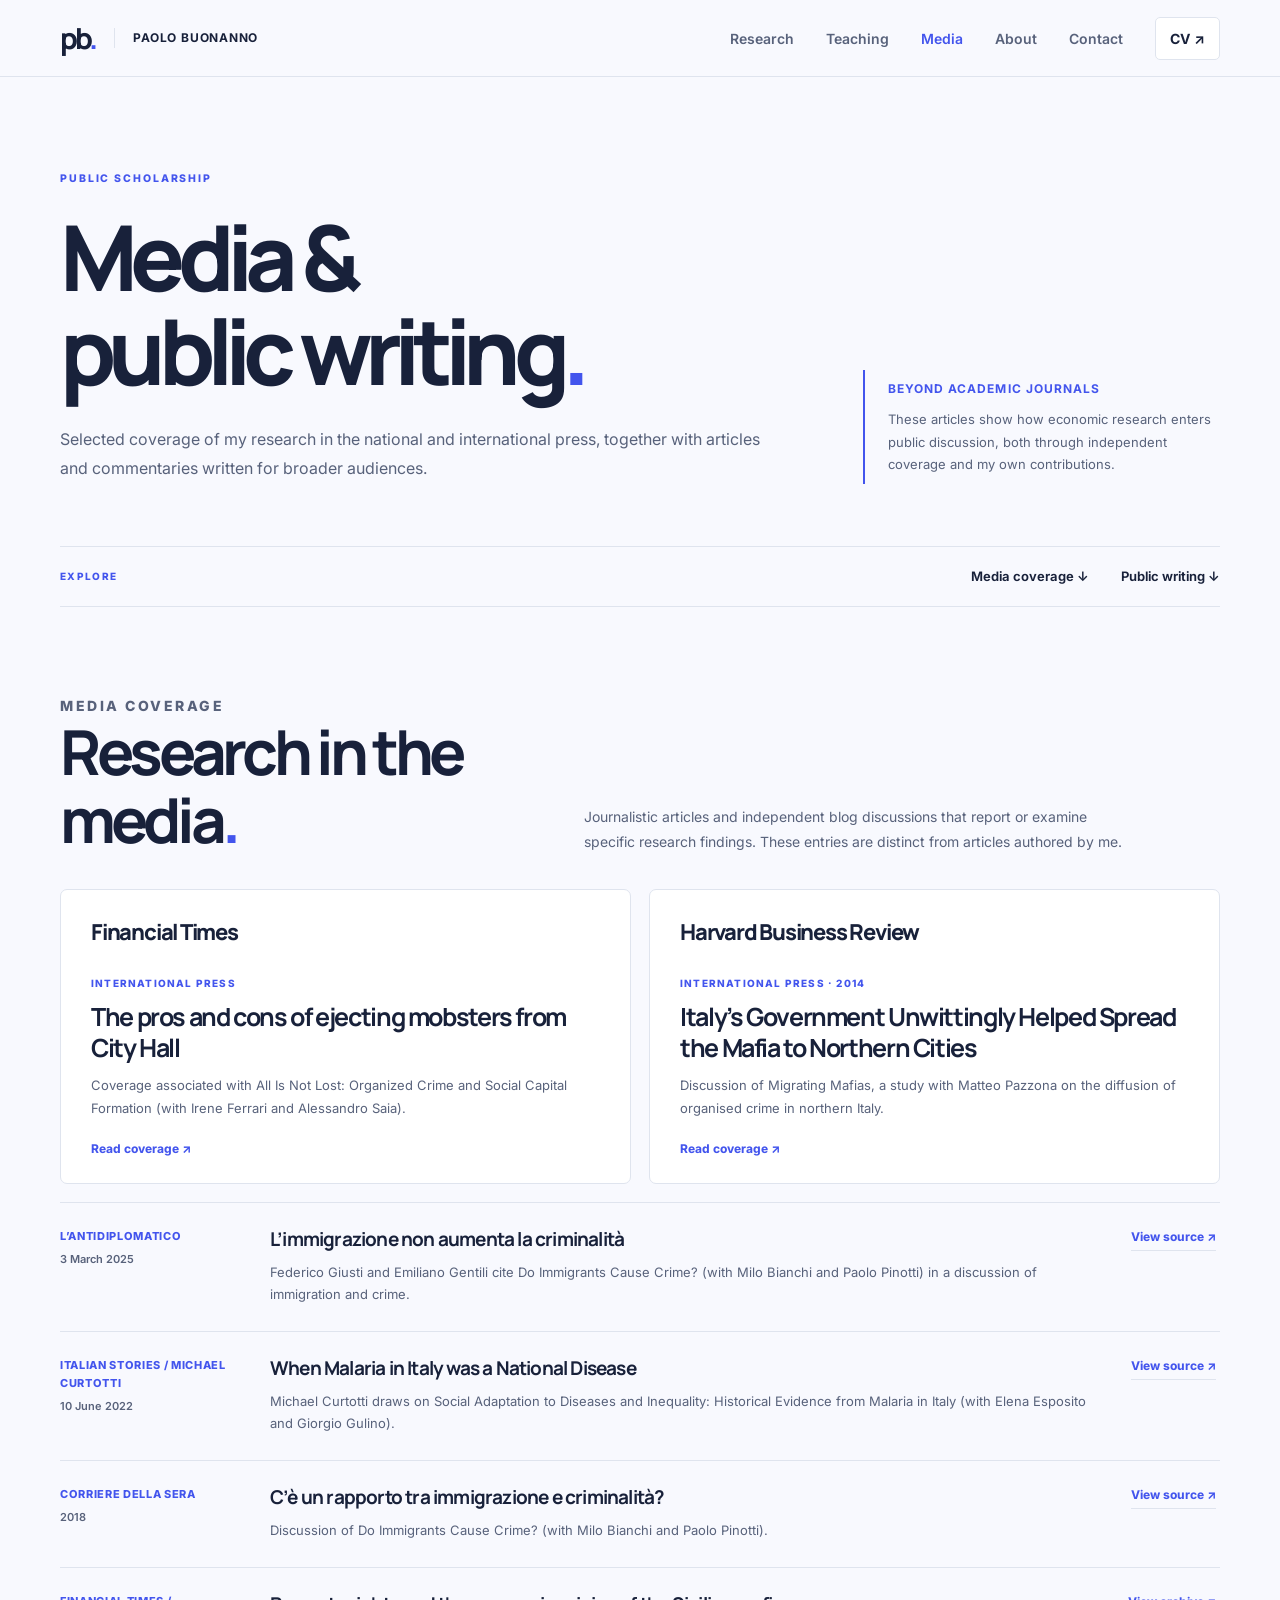
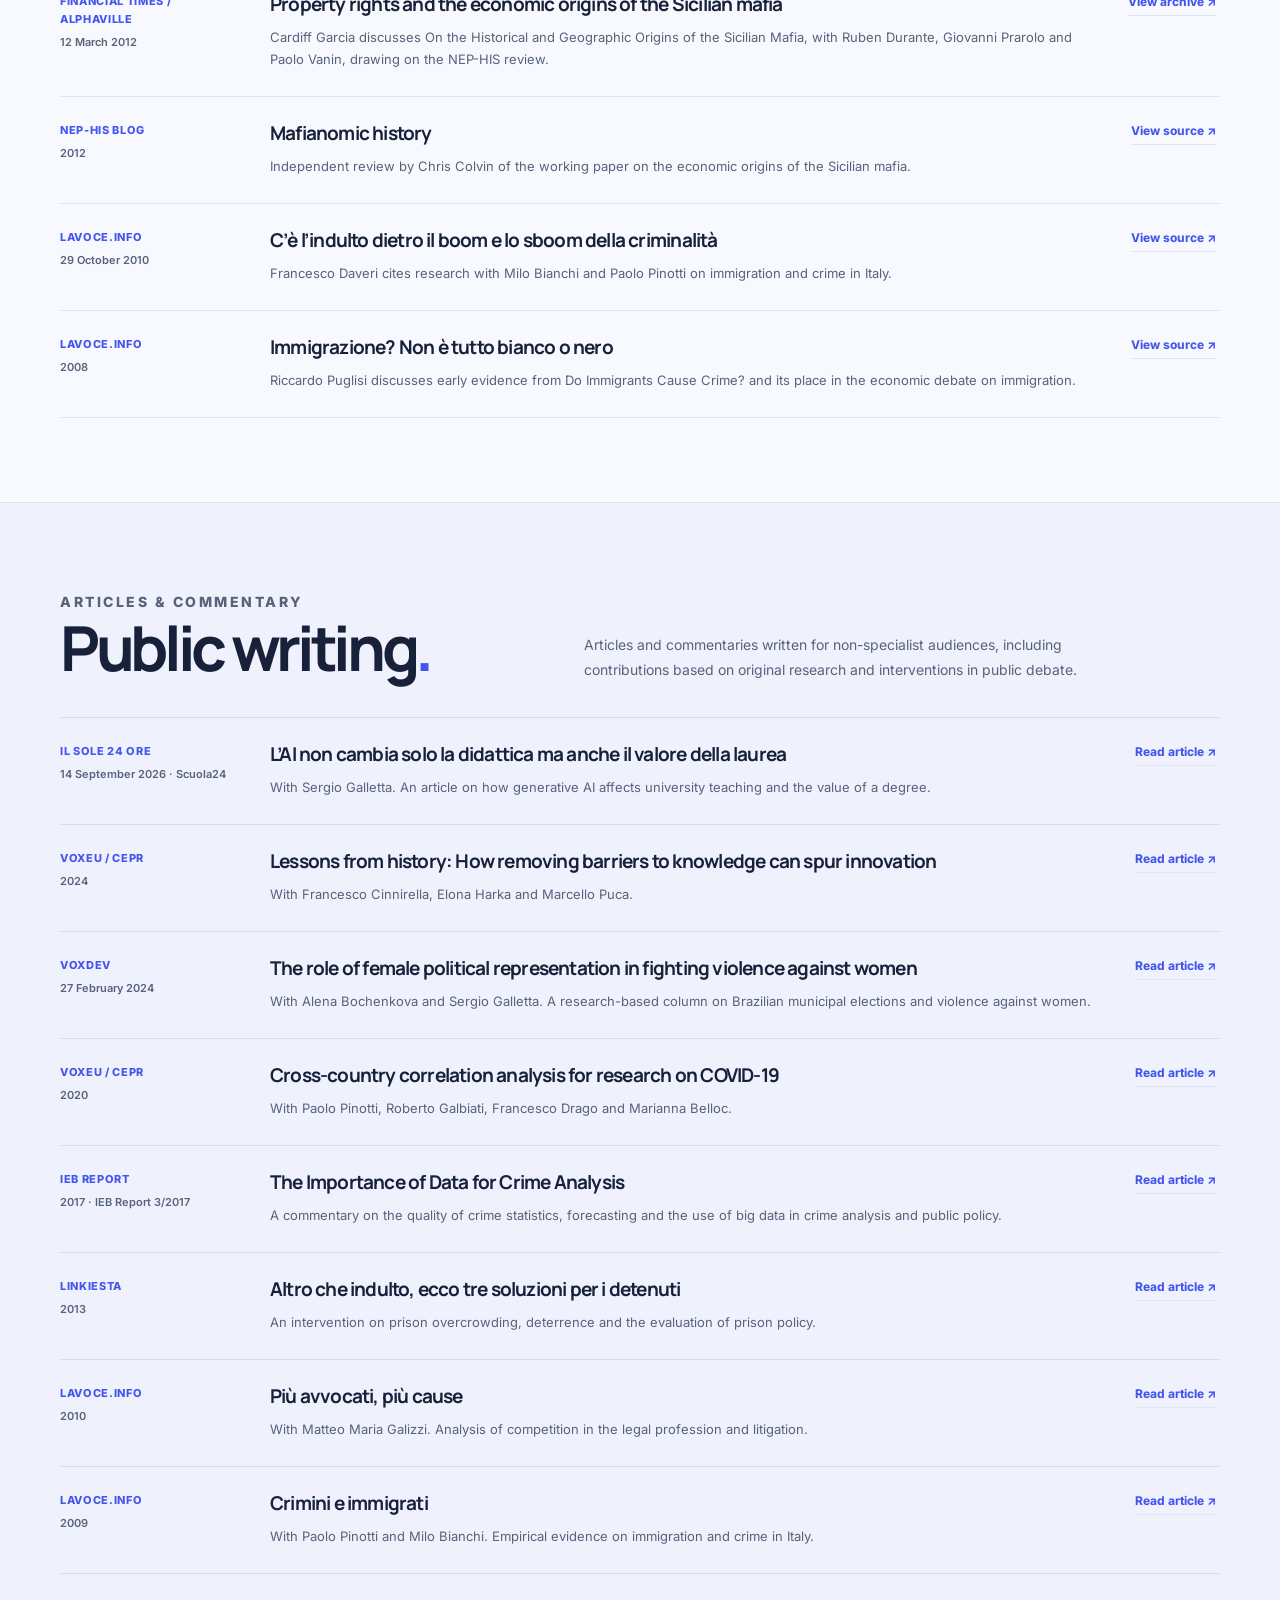
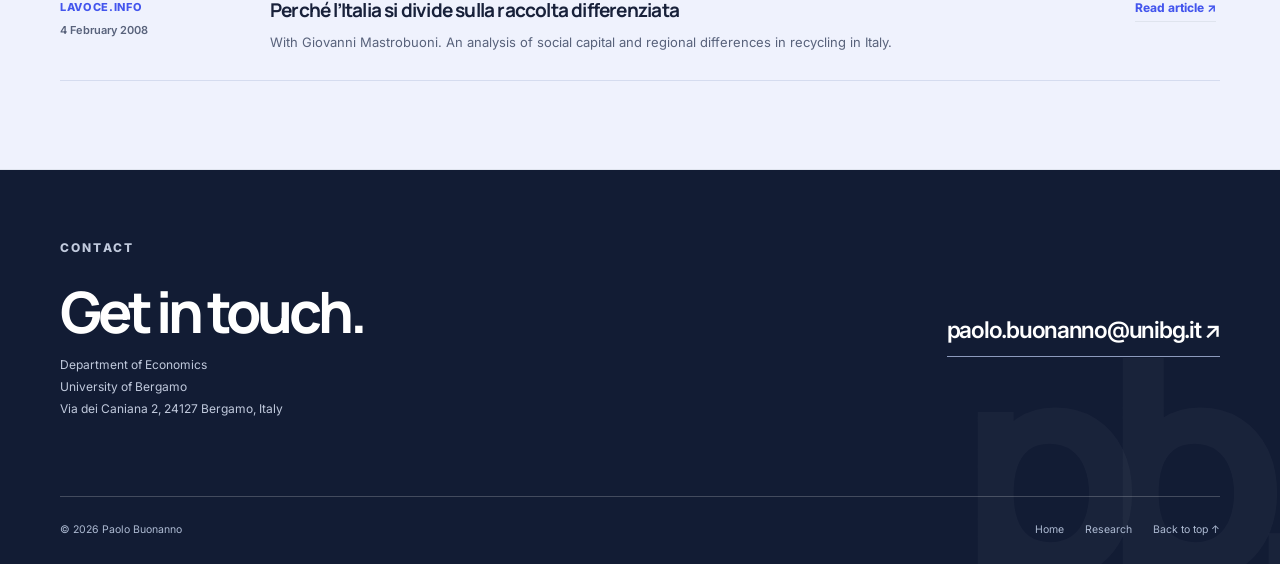
<file: media.html>
<!DOCTYPE html>
<html lang="en"><head><meta charset="utf-8"/><meta content="width=device-width, initial-scale=1" name="viewport"/><meta content="#f8f9fe" name="theme-color"/><title>Media &amp; Public Writing | Paolo Buonanno</title><meta content="Selected press coverage of Paolo Buonanno’s research and public commentary in the Italian and international press." name="description"/><link href="https://fonts.googleapis.com" rel="preconnect"/><link crossorigin="" href="https://fonts.gstatic.com" rel="preconnect"/><link href="https://fonts.googleapis.com/css2?family=Inter:wght@400;500;600;700;800&amp;family=Manrope:wght@500;600;700;800&amp;display=swap" rel="stylesheet"/><style>:root {
  --paper: #f8f9fe;
  --white: #fff;
  --soft: #eff2fd;
  --surface: #fff;
  --ink: #18213a;
  --navy: #18213a;
  --muted: #58627b;
  --subtle: #7d8799;
  --rule: #dfe4ee;
  --accent: #4355ed;
  --accent-hover: #3142d0;
  --accent-text: #3648d0;
  --accent-soft: #e9edff;
  --deep: #121c34;
  --panel-bg: #4356ed;
  --panel-deep: #2636a9;
  --sans: 'Inter', -apple-system, BlinkMacSystemFont, 'Segoe UI', sans-serif;
  --display: 'Manrope', 'Inter', -apple-system, BlinkMacSystemFont, 'Segoe UI', sans-serif;
  
  --wrap: 1160px;
}
*{box-sizing:border-box}
html{scroll-behavior:smooth;scroll-padding-top:100px}
body{margin:0;background:var(--paper);color:var(--ink);font-family:var(--sans);line-height:1.6;-webkit-font-smoothing:antialiased}
a{color:inherit;text-decoration:none}button{font:inherit}
a:focus-visible,button:focus-visible{outline:3px solid var(--accent);outline-offset:4px;border-radius:3px}
::selection{background:var(--accent-soft);color:var(--ink)}
h1,h2,h3,p{margin-top:0}
.container{width:min(var(--wrap),calc(100% - 96px));margin:auto}

.site-header{position:sticky;top:0;z-index:30;background:color-mix(in srgb,var(--paper) 94%,transparent);backdrop-filter:blur(18px);border-bottom:1px solid var(--rule)}
.nav-inner{min-height:76px;display:flex;justify-content:space-between;align-items:center;gap:35px}
.brand{display:flex;align-items:center;gap:19px;white-space:nowrap}
.brand-mark{font-family:var(--display);font-weight:760;font-size:29px;letter-spacing:-.10em;line-height:1;color:var(--ink)}
.brand-mark i{color:var(--accent);font-style:normal}
.brand-name{border-left:1px solid var(--rule);padding-left:18px;font-size:12px;letter-spacing:.065em;font-weight:700;color:var(--ink)}
.desktop-nav{display:flex;align-items:center;gap:32px;font-size:12px;font-weight:600;color:var(--muted)}
.desktop-nav a{transition:color .2s}.desktop-nav a:hover{color:var(--accent)}
.desktop-nav .nav-cv{color:var(--ink);border:1px solid var(--rule);border-radius:5px;padding:10px 14px;background:var(--surface);font-weight:700}
.desktop-nav .nav-cv:hover{border-color:var(--accent);color:var(--accent)}
.menu-button{display:none;width:43px;height:41px;border:1px solid var(--rule);border-radius:6px;background:transparent;color:var(--ink);font-size:22px;cursor:pointer}

.hero{padding-top:88px}
.hero-top{display:grid;grid-template-columns:minmax(0,1.6fr) minmax(310px,.89fr);gap:58px;align-items:center}
.eyebrow,.section-kicker{font-size:10.5px;letter-spacing:.18em;text-transform:uppercase;font-weight:800;color:var(--accent);margin:0 0 29px}
.hero h1{font-family:var(--display);font-size:clamp(70px,7.05vw,108px);font-weight:660;letter-spacing:-.064em;line-height:.99;color:var(--ink);margin:0 0 31px}
.hero h1 .last{display:block;letter-spacing:-.071em}
.hero h1 .dot{color:var(--accent)}
.role{max-width:650px;font-family:var(--display);font-size:27px;line-height:1.28;letter-spacing:-.04em;font-style:normal;font-weight:600;color:var(--ink);margin:0 0 20px}
.intro{max-width:565px;font-size:15px;line-height:1.85;color:var(--muted);margin:0 0 31px}
.actions{display:flex;align-items:center;gap:27px;flex-wrap:wrap}
.primary-btn{display:inline-flex;align-items:center;gap:25px;border-radius:5px;padding:14px 18px 14px 20px;background:var(--accent);color:white;font-size:12px;font-weight:650;transition:background .2s,transform .2s}
.primary-btn:hover{background:var(--accent-hover);transform:translateY(-2px)}
.primary-btn .arrow{font-size:18px;line-height:1;transform:translateY(-1px)}
.text-link{font-size:12px;font-weight:700;border-bottom:1px solid var(--rule);padding:9px 0 5px;color:var(--ink);transition:border-color .2s,color .2s;white-space:nowrap}
.text-link span{margin-left:10px;color:var(--accent)}.text-link:hover{color:var(--accent);border-color:var(--accent)}
.identity-panel{height:475px;background:linear-gradient(143deg,var(--panel-bg),var(--panel-deep));position:relative;border-radius:7px;overflow:hidden;color:white;display:flex;flex-direction:column;isolation:isolate}
.identity-panel:before{content:'';position:absolute;z-index:-1;inset:0;background:radial-gradient(circle at 84% 46%,#ffffff24,transparent 52%)}
.identity-panel:after{content:'';position:absolute;z-index:-1;inset:12px;border:1px solid #ffffff30;border-radius:3px;pointer-events:none}
.identity-top{display:flex;gap:12px;align-items:center;padding:30px 29px 0;font-size:9.2px;letter-spacing:.14em;font-weight:720;color:#fff;position:relative;z-index:1}
.identity-top .led{width:6px;height:6px;border-radius:50%;background:#d0ffeb;box-shadow:0 0 12px #d0ffeb88}
.identity-top span:last-child{margin-left:auto;color:#ffffffae}
.identity-art{flex:1;position:relative;display:flex;align-items:center;justify-content:center;overflow:hidden}
.identity-orbit{width:385px;max-width:none;position:absolute;left:50%;top:52%;transform:translate(-50%,-50%);height:385px;opacity:.82}
.identity-mark{position:relative;z-index:1;font-family:var(--display);font-size:122px;font-weight:700;line-height:1;letter-spacing:-.13em;margin-left:-12px;color:#fff;text-shadow:0 16px 55px #16277d40}
.identity-mark span{font-weight:500}.identity-mark i{font-style:normal;color:#c4d3ff}
.identity-bottom{padding:0 30px 31px;z-index:1}
.identity-bottom p{font-family:var(--display);font-style:normal;font-weight:650;font-size:23px;line-height:1.23;letter-spacing:-.035em;margin:0 0 24px;color:#fff}
.identity-line{width:100%;height:1px;background:#ffffff52;margin-bottom:13px}
.identity-footer{display:flex;justify-content:space-between;align-items:center;color:#ffffffd2;gap:12px;font-size:9.5px;letter-spacing:.085em;font-weight:650}

.focus-bar{margin:91px 0 0;border-top:1px solid var(--rule);border-bottom:1px solid var(--rule);padding:24px 0;display:flex;align-items:center;gap:12px 26px;flex-wrap:wrap}
.focus-label{color:var(--accent);font-size:10px;letter-spacing:.12em;text-transform:uppercase;font-weight:780;margin-right:7px}
.focus-tag{font-size:12px;color:var(--ink);font-weight:600}
.focus-dot{font-size:14px;color:var(--accent);opacity:.33;line-height:1}

.section{padding:106px 0 116px;scroll-margin-top:90px}
.section-heading{display:grid;grid-template-columns:.95fr 1fr;align-items:end;gap:100px;margin-bottom:44px}
.section-kicker{margin-bottom:21px}
.section-heading h2,.about h2{font-family:var(--display);font-weight:750;font-size:clamp(46px,5.5vw,68px);line-height:1.1;letter-spacing:-.067em;margin:0;color:var(--ink)}
.section-heading .period,.about h2 .period{color:var(--accent)}
.section-lead{font-size:14px;line-height:1.85;max-width:460px;color:var(--muted);margin:0 0 5px}
.research-tabs{display:flex;flex-wrap:wrap;gap:8px;margin:0 0 18px}
.tab{border:1px solid var(--rule);background:transparent;color:var(--muted);padding:10px 17px;border-radius:5px;font-size:11px;font-weight:700;cursor:pointer;transition:background .17s,color .17s,border-color .17s}
.tab:hover{border-color:var(--accent);color:var(--accent)}
.tab[aria-pressed='true']{background:var(--accent);color:white;border-color:var(--accent)}
.paper-list{border-top:1px solid var(--rule)}
.paper{display:grid;grid-template-columns:145px minmax(0,1fr) 64px;column-gap:24px;align-items:start;border-bottom:1px solid var(--rule);padding:28px 8px 29px 0;transition:background .2s,padding .2s}
.paper:hover{background:var(--accent-soft);padding-left:14px;padding-right:14px}
.paper[data-hidden='true']{display:none}
.paper-date{font-size:12px;font-weight:700;line-height:1.6;color:var(--ink)}
.paper-date span{display:block;color:var(--accent-text);font-size:9px;letter-spacing:.08em;text-transform:uppercase;font-weight:700;margin-top:6px}
.paper h3{font-family:var(--sans);font-weight:620;font-size:20px;line-height:1.28;letter-spacing:-.025em;margin:0 0 12px;max-width:720px;color:var(--ink)}
.paper h3 a:hover{color:var(--accent)}
.paper-authors{font-size:12px;color:var(--muted);margin:0 0 5px;line-height:1.5}
.paper-venue{font-size:12px;color:var(--muted);font-style:italic;margin:0;line-height:1.5}
.paper-link{justify-self:end;font-size:11px;font-weight:750;color:var(--accent);white-space:nowrap;border-bottom:1px solid var(--rule);padding-bottom:5px}
.paper-link:hover{border-color:var(--accent)}
.research-bottom{display:flex;gap:30px;flex-wrap:wrap;margin-top:30px}

.teaching{background:var(--soft);border-top:1px solid var(--rule);border-bottom:1px solid var(--rule)}
.teaching .section-heading{margin-bottom:50px}
.course-grid{display:grid;grid-template-columns:repeat(2,minmax(0,1fr));gap:18px}
.course{background:var(--surface);min-height:250px;padding:29px 32px;display:flex;flex-direction:column;align-items:flex-start;border:1px solid var(--rule);border-radius:6px;box-shadow:0 10px 23px #141e3504;transition:transform .2s,border-color .2s}
.course:hover{transform:translateY(-3px);border-color:var(--accent)}
.course-header{display:flex;justify-content:space-between;align-items:center;width:100%;gap:10px;color:var(--accent);font-size:10px;font-weight:750;letter-spacing:.11em;text-transform:uppercase;margin-bottom:30px}
.course h3{font-family:var(--display);font-size:27px;font-weight:680;line-height:1.23;letter-spacing:-.05em;color:var(--ink);margin:0 0 23px}
.course h3 a:hover{color:var(--accent)}
.course h3 a span{font-family:var(--sans);color:var(--accent);font-size:15px;vertical-align:5px;margin-left:3px}
.course-meta{font-size:12px;color:var(--muted);line-height:1.65;margin:auto 0 0}

.about{padding:111px 0 124px;scroll-margin-top:92px}
.about-layout{display:grid;grid-template-columns:.95fr 1fr;gap:115px}
.about p:not(.section-kicker){font-size:14px;color:var(--muted);line-height:1.92;margin:0 0 18px}
.about-meta{display:grid;grid-template-columns:1fr 1fr;gap:24px;border-top:1px solid var(--rule);padding-top:25px;margin-top:28px}
.about-meta div{font-size:12px;color:var(--muted);line-height:1.85}
.about-meta strong{display:block;font-size:9.5px;letter-spacing:.13em;text-transform:uppercase;color:var(--accent);margin-bottom:6px}
.about-meta a:hover{color:var(--accent)}

.footer{background:var(--deep);color:#fff;padding:67px 0 25px;scroll-margin-top:95px;position:relative;overflow:hidden}
.footer:after{content:'pb.';position:absolute;right:-15px;bottom:-135px;font-family:var(--display);font-size:300px;font-weight:800;letter-spacing:-.14em;color:#ffffff08;pointer-events:none}
.footer-top{display:flex;justify-content:space-between;gap:38px;align-items:center;position:relative;z-index:1}
.footer h2{font-family:var(--display);font-size:57px;line-height:1.09;font-weight:740;letter-spacing:-.07em;margin:0 0 23px;color:white}
.footer p{font-size:12px;line-height:1.85;color:#c1cadd;max-width:330px}
.footer-email{font-family:var(--sans);font-weight:600;font-size:23px;letter-spacing:-.055em;border-bottom:1px solid #8c9abc;padding-bottom:8px;white-space:nowrap}
.footer-email:hover{color:#dce3ff;border-color:#fff}
.footer-bottom{display:flex;justify-content:space-between;gap:25px;align-items:center;flex-wrap:wrap;position:relative;z-index:1;padding-top:25px;margin-top:64px;border-top:1px solid #ffffff35;color:#aebbd3;font-size:10.5px}
.footer-links{display:flex;gap:21px;flex-wrap:wrap}.footer-links a:hover{color:#fff}

@media(max-width:1000px){
 .container{width:calc(100% - 68px)}
 .hero-top{gap:36px;grid-template-columns:minmax(0,1.5fr) minmax(278px,.92fr)}
 .hero h1{font-size:clamp(65px,7.45vw,88px)}
 .role{font-size:25px}
 .identity-panel{height:430px}
 .section-heading{gap:48px}
 .about-layout{gap:60px}
}
@media(max-width:760px){
 .container{width:calc(100% - 44px)}
 .nav-inner{min-height:69px}
 .brand-mark{font-size:26px}
 .brand{gap:14px}
 .brand-name{font-size:10.5px;padding-left:14px}
 .desktop-nav{display:none;position:absolute;left:0;right:0;top:68px;padding:23px;background:var(--paper);border-bottom:1px solid var(--rule);box-shadow:0 18px 26px #15203716;flex-direction:column;align-items:flex-start;gap:18px}
 .desktop-nav[data-open='true']{display:flex}
 .menu-button{display:block}
 .hero{padding-top:58px}
 .hero-top{grid-template-columns:1fr;gap:45px}
 .eyebrow{font-size:9.5px;margin-bottom:24px}
 .hero h1{font-size:clamp(57px,12.8vw,86px);letter-spacing:-.083em;margin-bottom:28px}
 .role{font-size:25px}
 .intro{font-size:14px;line-height:1.83}
 .identity-panel{height:295px;max-width:none}
 .identity-top{padding:25px 24px 0}
 .identity-orbit{width:300px;height:300px;top:51%;left:65%}
 .identity-mark{font-size:96px}
 .identity-art{position:absolute;inset:0 0 0 42%}
 .identity-bottom{margin-top:auto;padding:0 24px 24px;max-width:49%}
 .identity-bottom p{font-size:24px;margin-bottom:22px}
 .identity-line{margin-bottom:11px}
 .identity-footer{font-size:8px;display:block}
 .identity-footer span:last-child{display:none}
 .focus-bar{margin-top:55px;gap:10px 18px;padding:19px 0}
 .focus-label{width:100%;margin-bottom:4px}
 .focus-dot{display:none}
 .focus-tag{font-size:12px}
 .section{padding:80px 0 88px}
 .section-heading{display:block;margin-bottom:30px}
 .section-heading h2,.about h2{font-size:70px}
 .section-lead{font-size:13px;margin:23px 0 0}
 .paper{grid-template-columns:1fr auto;gap:10px 15px;padding:23px 0}
 .paper-date{grid-column:1/-1}
 .paper-date span{display:inline;margin-left:10px}
 .paper h3{font-size:18px}
 .paper-authors,.paper-venue{font-size:11.5px}
 .paper-link{font-size:11px}
 .course-grid{grid-template-columns:1fr}
 .course{min-height:210px}
 .course h3{font-size:26px}
 .about{padding-top:83px;padding-bottom:91px}
 .about-layout{grid-template-columns:1fr;gap:28px}
 .about-meta{gap:18px}
 .footer{padding-top:63px}
 .footer-top{display:block}
 .footer h2{font-size:51px}
 .footer-email{font-size:19px;display:inline-block;margin-top:25px;white-space:normal;overflow-wrap:anywhere}
 .footer-bottom{margin-top:50px}}
@media(max-width:410px){
 .hero h1{font-size:clamp(53px,12.9vw,66px)}
 .role{font-size:21px}
 .section-heading h2,.about h2{font-size:48px}
 .identity-panel{height:260px}
 .identity-bottom p{font-size:20px}
 .identity-mark{font-size:80px}
 .paper{grid-template-columns:1fr}
 .paper-link{justify-self:start}
 .actions{gap:16px}
}
@media(prefers-reduced-motion:reduce){html{scroll-behavior:auto}*,*:before,*:after{transition-duration:.01ms!important;animation-duration:.01ms!important}}
/* Production layout, all text uses sans-serif typefaces. */
body{font-kerning:normal}
.skip-link{position:absolute;left:15px;top:-80px;padding:12px 16px;background:var(--ink);color:white;z-index:1000}
.skip-link:focus{top:10px}
.hero h1{font-weight:750;letter-spacing:-.086em}
.role{max-width:590px}
.identity-bottom p{font-style:normal}
.section-heading h2,.about h2,.footer h2,.course h3{font-style:normal}
.paper-venue{font-style:normal}
.footer:after{font-weight:800}
.nav-inner .desktop-nav a[aria-current='page']{color:var(--accent)}
.research-page{padding-top:95px;padding-bottom:95px}
.research-page .research-intro{max-width:780px;margin-bottom:55px}
.research-page h1{font-family:var(--display);font-size:clamp(55px,6.3vw,86px);font-weight:760;line-height:1.04;letter-spacing:-.075em;margin-bottom:20px}
.research-page h1 span{color:var(--accent)}
.research-page .research-description{font-size:16px;max-width:680px;color:var(--muted);line-height:1.8}
.research-page .research-tabs{margin-bottom:18px}
.research-tools{display:flex;gap:16px;justify-content:space-between;flex-wrap:wrap;margin:31px 0 22px;align-items:center}
.paper-search{width:min(370px,100%);border:1px solid var(--rule);border-radius:5px;padding:12px 15px;background:var(--white);font-family:var(--sans);color:var(--ink);font-size:12px}
.paper-search:focus{outline:2px solid var(--accent);outline-offset:2px}
.paper-count{font-size:12px;color:var(--muted)}
.no-papers{font-size:14px;color:var(--muted);padding:32px 0}
.research-source{border-top:1px solid var(--rule);padding-top:30px;margin-top:38px;font-size:13px;color:var(--muted);line-height:1.85}
.research-source a{color:var(--accent);text-decoration:underline;text-underline-offset:3px}
.publication-divider{margin:62px 0 27px;border-top:1px solid var(--rule)}
.research-page .paper h3{font-size:17px;letter-spacing:-.024em}
.research-page .paper{grid-template-columns:113px minmax(0,1fr) 75px;column-gap:22px;padding:21px 7px 23px 0}
.research-page .paper .paper-link{margin-top:2px}
.research-page .paper:hover{padding-left:8px;padding-right:8px}
.paper h3 a:focus-visible{color:var(--accent)}
@media(max-width:760px){
  .hero{padding-top:64px}
  .hero h1{font-size:clamp(56px,12.25vw,84px)}
  .role{font-size:25px;line-height:1.28}
  .identity-bottom p{font-size:18px;line-height:1.3}
  .section-heading h2,.about h2{font-size:clamp(43px,10vw,58px)}
  .course h3{font-size:25px}
  .footer h2{font-size:49px}
  .research-page{padding-top:56px;padding-bottom:65px}
  .research-page h1{font-size:clamp(54px,11vw,76px)}
  .research-page .paper{grid-template-columns:1fr;gap:11px;padding:21px 0}
  .research-page .paper-date span{display:inline;margin-left:12px}
  .research-page .paper .paper-link{justify-self:start}
  .paper-search{width:100%}
}

/* v4: Bibliographic hierarchy, working paper statuses and OA information. */
.paper-venue .oa-badge{vertical-align:middle;margin-left:9px}
.oa-badge,.free-badge{display:inline-block;border-radius:3px;font-family:var(--sans);font-size:10px;font-weight:750;line-height:1.2;padding:4px 7px;letter-spacing:.015em;white-space:nowrap}
.oa-badge{background:#e5f7ee;color:#16734b}
.free-badge{background:#e8edff;color:#3347a8}
.paper-venue .oa-badge{font-size:9px}
.record-group{margin-top:55px}
.record-group-heading{padding-bottom:15px;border-bottom:1px solid var(--rule);display:flex;justify-content:space-between;gap:22px;align-items:baseline}
.record-group-heading h2{font-family:var(--display);font-size:25px;font-weight:750;letter-spacing:-.045em;line-height:1.24}
.record-group-heading p{font-size:11px;color:var(--muted);line-height:1.6;max-width:380px;text-align:right}
.pub-card{border-bottom:1px solid var(--rule);padding:23px 0;display:grid;grid-template-columns:78px minmax(0,1fr);gap:24px;transition:background .2s}
.pub-card[data-hidden="true"]{display:none}
.pub-card:hover{background:rgba(239,242,253,.4)}
.pub-year{font-size:12px;letter-spacing:.05em;color:var(--accent);font-weight:700;padding-top:3px}
.pub-body h3{font-family:var(--display);font-size:17px;letter-spacing:-.03em;line-height:1.48;font-weight:700;margin:0 0 5px}
.pub-body h3 a:hover{color:var(--accent)}
.pub-authors{font-size:12px;color:var(--muted);line-height:1.6;margin:3px 0}
.pub-journal{font-size:12px;line-height:1.85;color:var(--ink);margin:5px 0}
.pub-links{display:flex;gap:20px;flex-wrap:wrap;margin-top:9px}
.pub-links a{font-size:11px;font-weight:700;color:var(--accent);letter-spacing:.01em}
.pub-links a:hover{text-decoration:underline;text-underline-offset:3px}
.status-tag{display:inline-block;color:#2d45bf;font-size:11px;font-weight:680;background:#e9edff;border-radius:3px;padding:4px 7px;margin-left:7px}
.pub-controls{border-bottom:1px solid var(--rule);padding-bottom:20px}
.pub-controls .research-tabs{margin-bottom:3px;flex-wrap:wrap}
.pub-controls .research-tools{margin:20px 0 14px;gap:18px}
.oa-toggle{font-size:11px;font-weight:650;color:var(--ink);display:inline-flex;align-items:center;gap:8px;cursor:pointer}
.oa-toggle input{accent-color:var(--accent);width:15px;height:15px}
.access-legend{font-size:11px;line-height:2.2;color:var(--muted);max-width:800px}
.access-legend .oa-badge,.access-legend .free-badge{margin-right:7px;margin-left:14px}
.access-legend .oa-badge:first-child{margin-left:0}
#teaching .course-grid{grid-template-columns:repeat(2,minmax(0,1fr));}
#teaching .course h3{font-size:clamp(22px,2.1vw,28px);line-height:1.3}
#teaching .course-meta{line-height:1.7}
@media(max-width:760px){.record-group-heading{display:block}.record-group-heading h2{font-size:23px}.record-group-heading p{text-align:left;margin-top:6px}.pub-card{grid-template-columns:45px minmax(0,1fr);gap:12px;padding:18px 0}.pub-body h3{font-size:15px}.pub-year{font-size:11px}.pub-controls .research-tabs{display:flex;gap:6px}#teaching .course-grid{grid-template-columns:1fr}.oa-toggle{width:100%}.research-page .paper-count{margin-top:0}}

/* V5 / photographic academic profile */
.hero-top{grid-template-columns:minmax(0,1.55fr) minmax(310px,.9fr);gap:62px}
.hero .role{font-size:clamp(21px,2.1vw,28px);font-weight:680;letter-spacing:-.038em;line-height:1.34;max-width:580px;margin-bottom:22px}
.hero .intro{max-width:585px}
.portrait-panel{height:475px;display:flex;flex-direction:column;padding:27px 28px 25px;border:1px solid #ced6f2;border-radius:8px;background:#edf1ff;box-shadow:0 22px 55px #17224a0b;position:relative;overflow:hidden}
.portrait-top{font-size:9.5px;letter-spacing:.12em;font-weight:760;display:flex;align-items:center;gap:9px;color:#3645b7}
.portrait-code{margin-left:auto;color:#6a78af}
.portrait-indicator{width:7px;height:7px;background:var(--accent);border-radius:50%}
.portrait-media{flex:1;display:flex;align-items:center;justify-content:center;min-height:0;position:relative}
.portrait-media::before{content:'';position:absolute;width:254px;height:254px;border:1px solid #bbc5ee;border-radius:50%;left:50%;top:50%;transform:translate(-50%,-50%)}
.portrait-media img{height:230px;width:230px;object-fit:cover;filter:grayscale(100%);border-radius:6px;position:relative;z-index:1;box-shadow:0 20px 35px #202b5d25}
.portrait-footer{border-top:1px solid #cbd4f2;padding-top:17px;display:flex;flex-direction:column;gap:1px;font-size:12px;font-weight:720;color:#25305b;line-height:1.45}
.portrait-footer span:nth-child(2){font-weight:500;color:#657096}
.portrait-footer small{font-size:9.5px;font-weight:500;color:#657096;margin-top:7px}
.portrait-footer a{text-decoration:underline;text-decoration-color:#b1bae6;text-underline-offset:3px}
@media(max-width:1000px){.hero-top{gap:38px;grid-template-columns:minmax(0,1.5fr) minmax(280px,.92fr)}.portrait-panel{height:440px;padding:22px}.portrait-media img{width:210px;height:210px}.portrait-media::before{width:234px;height:234px}}
@media(max-width:760px){.hero-top{grid-template-columns:1fr;gap:40px}.portrait-panel{max-width:530px;height:300px;padding:21px 24px}.portrait-media{position:absolute;right:10px;top:20px;bottom:14px;width:50%}.portrait-media img{width:min(185px,70%);height:auto;aspect-ratio:1}.portrait-media::before{width:205px;height:205px}.portrait-footer{margin-top:auto;width:47%;border:0;padding:0 0 3px}.portrait-code{display:none}}
@media(max-width:410px){.portrait-panel{height:275px}.portrait-media::before{width:175px;height:175px}.portrait-media img{width:165px;height:165px}.portrait-footer span{font-size:11px}.hero .role{font-size:21px}}


/* v7: cleaner portrait and richer hero copy */
.intro-block{display:flex;flex-direction:column;gap:12px;max-width:760px}.intro-secondary{font-size:13.5px;color:#68738f;max-width:690px}.portrait-panel{height:auto;min-height:475px;padding:18px 18px 16px;background:#ffffff;border:1px solid #d7def4;border-radius:8px;box-shadow:0 18px 42px rgba(23,34,74,.06)}.portrait-panel:before,.portrait-panel:after,.portrait-top,.portrait-footer,.portrait-indicator,.portrait-code{display:none!important}.portrait-clean{display:flex;align-items:center;justify-content:center;position:relative;min-height:0;flex:1}.portrait-clean::before{display:none!important}.portrait-clean img{width:min(100%,305px);height:390px;object-fit:cover;object-position:center 15%;border-radius:4px;filter:grayscale(100%);box-shadow:none;border:0}.portrait-caption{padding-top:12px;display:flex;justify-content:space-between;align-items:baseline;gap:16px;border-top:1px solid #e4e9f7;color:#25305b}.portrait-caption span{font-size:12px;font-weight:700;letter-spacing:.06em;text-transform:uppercase}.portrait-caption small{font-size:10.5px;color:#6c7694}@media(max-width:1000px){.portrait-panel{min-height:430px}.portrait-clean img{width:min(100%,280px);height:360px}}@media(max-width:760px){.intro-block{gap:10px}.intro-secondary{font-size:13px;line-height:1.8}.portrait-panel{max-width:420px;min-height:0;height:auto;padding:14px;background:#fff}.portrait-clean{position:static;width:auto;flex:none}.portrait-clean img{width:100%;max-width:340px;height:auto;aspect-ratio:4/5}.portrait-caption{padding-top:10px;margin-top:10px}}


/* v8: supplied photograph, clean portrait and mobile-first reading order */
.intro-block{max-width:720px}.intro-block .intro{margin-bottom:14px}.intro-block .intro-secondary{font-size:13px;line-height:1.85;color:#66718d;margin-bottom:0}.portrait-panel{background:transparent!important;border:0!important;border-radius:6px!important;box-shadow:none!important;overflow:visible!important;padding:0!important;min-height:0!important;height:auto!important;display:block!important}.portrait-panel .portrait-media{height:auto!important;min-height:0!important;width:100%!important;position:static!important;display:block!important}.portrait-panel .portrait-media:before,.portrait-panel .portrait-media:after{content:none!important;display:none!important}.portrait-panel .portrait-media img{display:block!important;width:100%!important;height:auto!important;aspect-ratio:603/508!important;object-fit:contain!important;object-position:center!important;filter:none!important;border:0!important;border-radius:5px!important;box-shadow:none!important;max-width:none!important}.portrait-top,.portrait-footer,.portrait-caption,.portrait-code,.portrait-indicator{display:none!important}
@media(max-width:760px){.hero-top>.portrait-panel{order:-1!important;max-width:510px!important;margin:0 auto 8px!important}.hero-top{gap:30px!important}.hero{padding-top:33px!important}.hero .eyebrow{margin-bottom:17px!important}.focus-bar{border-left:3px solid #4354e8!important;border-top:0!important;border-bottom:0!important;background:#edf1fd!important;padding:17px 19px!important;gap:10px 16px!important;margin-top:38px!important}.focus-label{color:#4354e8!important}.hero h1{margin-bottom:20px!important}.section-heading{border-bottom:1px solid #dfe4ef!important;padding-bottom:22px!important;margin-bottom:17px!important}.section{padding-top:65px!important;padding-bottom:70px!important}#research{border-top:1px solid #e1e6ef!important}#about{border-top:1px solid #e1e6ef!important}.paper{padding:22px 0!important;border-bottom:1px solid #dce2ee!important}.paper-date{font-weight:700!important}.course{border-left:3px solid #4354e8!important;box-shadow:none!important}.course h3{margin-top:0!important}.research-bottom{border-top:1px solid #dfe4ef!important;padding-top:25px!important}}
@media(max-width:410px){.hero .portrait-panel{max-width:100%!important}.focus-bar{padding:15px 14px!important}.hero h1{font-size:clamp(53px,12vw,65px)!important}}

/* Media page: unobtrusive editorial layout */
:root{--media-light:#e9edff}
.media-nav-active{color:var(--accent)!important}
.media-hero{padding:94px 0 62px;display:grid;grid-template-columns:minmax(0,1.35fr) minmax(200px,.65fr);gap:60px;align-items:end}
.media-hero .section-kicker{margin-bottom:21px}
.media-title{font-family:var(--display);font-size:clamp(62px,7.1vw,102px);line-height:1.035;letter-spacing:-.085em;color:var(--ink);font-weight:770;margin:0 0 28px}
.media-title em{color:var(--accent);font-style:normal}
.media-description{max-width:730px;font-size:16px;line-height:1.85;color:var(--muted);margin:0}
.media-hero-aside{border-left:2px solid var(--accent);padding:8px 0 8px 23px;font-size:13px;line-height:1.75;color:var(--muted)}
.media-hero-aside b{font-size:12px;letter-spacing:.09em;text-transform:uppercase;color:var(--accent);display:block;margin:0 0 9px}
.media-jump{display:flex;gap:32px;border-top:1px solid var(--rule);border-bottom:1px solid var(--rule);padding:19px 0;align-items:center;flex-wrap:wrap}
.media-jump-label{font-size:10px;color:var(--accent);font-weight:800;letter-spacing:.13em;text-transform:uppercase;margin-right:auto}
.media-jump a{font-size:13px;font-weight:650;color:var(--ink)}.media-jump a:hover{color:var(--accent)}
.media-section{padding:86px 0 84px;scroll-margin-top:115px}
.media-section + .media-section{border-top:1px solid var(--rule)}
.media-section-heading{display:grid;grid-template-columns:minmax(0,.86fr) minmax(0,1.14fr);gap:45px;align-items:end;margin-bottom:35px}
.media-section-heading h2{font-family:var(--display);font-size:clamp(40px,4.9vw,62px);font-weight:730;line-height:1.1;letter-spacing:-.07em;margin:0}
.media-section-heading h2 span{color:var(--accent)}
.media-section-heading p{color:var(--muted);font-size:14px;line-height:1.8;max-width:540px;margin:0}
.media-feature-grid{display:grid;grid-template-columns:1fr 1fr;gap:18px;margin-bottom:18px}
.media-feature{display:flex;flex-direction:column;background:#fff;border:1px solid var(--rule);border-radius:7px;padding:30px 30px 25px;min-height:276px;transition:border-color .17s,transform .17s}
.media-feature:hover{border-color:#b4bdf4;transform:translateY(-2px)}
.media-feature .outlet{font-family:var(--display);font-size:22px;font-weight:780;letter-spacing:-.055em;color:var(--ink);margin-bottom:29px;line-height:1.15}
.media-feature .flag{display:inline-block;color:var(--accent);font-size:10px;font-weight:800;letter-spacing:.12em;text-transform:uppercase;margin-bottom:10px}
.media-feature h3{font-family:var(--display);font-size:25px;letter-spacing:-.055em;line-height:1.25;font-weight:700;margin:0 0 11px;color:var(--ink)}
.media-feature p{font-size:13px;color:var(--muted);line-height:1.72;margin:0 0 20px}
.media-feature .open-source{margin-top:auto;color:var(--accent);font-size:12px;font-weight:750}
.media-rows{border-top:1px solid var(--rule)}
.media-record{display:grid;grid-template-columns:184px 1fr auto;gap:26px;align-items:start;border-bottom:1px solid var(--rule);padding:24px 4px 26px 0}
.media-record .record-meta{font-size:11px;font-weight:780;letter-spacing:.06em;text-transform:uppercase;color:var(--accent);line-height:1.65}
.media-record .record-meta small{display:block;font-weight:600;font-size:11px;letter-spacing:0;text-transform:none;color:var(--muted);margin-top:5px}
.media-record h3{font-family:var(--display);font-size:19px;font-weight:700;letter-spacing:-.042em;line-height:1.36;color:var(--ink);margin:0 0 8px}
.media-record p{font-size:13px;color:var(--muted);line-height:1.7;margin:0}
.media-record a.record-link{font-size:12px;white-space:nowrap;font-weight:750;color:var(--accent);border-bottom:1px solid var(--rule);padding-bottom:4px}
.media-record a.record-link:hover{border-color:var(--accent)}
.media-writing-background{background:var(--soft);border-top:1px solid var(--rule);border-bottom:1px solid var(--rule)}
.media-writing-background .media-section{border:0}
.media-writing-background .media-rows{border-color:#d5dcef}
.media-writing-background .media-record{border-color:#d5dcef}
.media-events{display:grid;grid-template-columns:repeat(3,minmax(0,1fr));gap:18px}
.media-event{background:#fff;border:1px solid var(--rule);padding:27px 26px 24px;border-radius:6px;display:flex;flex-direction:column;min-height:278px}
.media-event .event-type{color:var(--accent);letter-spacing:.12em;text-transform:uppercase;font-size:10px;font-weight:800;margin-bottom:22px}
.media-event h3{font-family:var(--display);font-size:22px;font-weight:740;line-height:1.28;letter-spacing:-.05em;margin:0 0 11px}
.media-event p{font-size:13px;line-height:1.68;color:var(--muted);margin:0 0 20px}
.media-event a{font-size:12px;color:var(--accent);font-weight:780;margin-top:auto}
.media-note{padding:18px 22px;border-left:3px solid var(--accent);background:var(--soft);color:var(--muted);font-size:12.5px;line-height:1.8;margin-top:34px}
.media-footer .footer-top h2{margin-bottom:12px}
@media(max-width:900px){.media-hero{grid-template-columns:1fr;gap:30px;padding:64px 0 45px}.media-hero-aside{max-width:540px}.media-record{grid-template-columns:128px 1fr auto;gap:18px}.media-events{grid-template-columns:1fr 1fr}}
@media(max-width:760px){.media-hero{padding:52px 0 39px;gap:27px}.media-title{font-size:clamp(48px,11.5vw,73px);line-height:1.05;letter-spacing:-.08em}.media-description{font-size:15px;line-height:1.82}.media-jump{gap:12px 23px;padding:15px 0}.media-jump-label{flex-basis:100%}.media-jump a{font-size:13px}.media-section{padding:62px 0}.media-section-heading{grid-template-columns:1fr;gap:16px;margin-bottom:28px}.media-section-heading h2{font-size:clamp(36px,9vw,50px)}.media-section-heading p{font-size:14px}.media-feature-grid,.media-events{grid-template-columns:1fr;gap:13px}.media-feature{min-height:0;padding:24px}.media-feature .outlet{margin-bottom:20px}.media-feature h3{font-size:22px}.media-record{grid-template-columns:1fr auto;gap:8px 15px;padding:23px 0}.media-record .record-meta{grid-column:1/-1;font-size:11px}.media-record .record-meta small{display:inline;margin-left:9px}.media-record h3{font-size:19px}.media-record .record-link{grid-column:1/-1;justify-self:start;margin-top:7px}.media-event{min-height:0;padding:24px}.media-event .event-type{margin-bottom:17px}}
@media(max-width:370px){.media-title{font-size:43px}.media-feature h3{font-size:21px}}

/* v2: media-and-writing focused page */
.media-hero-aside{max-width:470px}.media-writing-background .media-section{padding-bottom:88px}.media-note{max-width:900px}@media(max-width:760px){.media-writing-background .media-section{padding-bottom:62px}.media-record .record-meta small{font-size:12px}.media-record p{font-size:13.5px}}
</style><link href="navigation.css" rel="stylesheet"/><script defer src="navigation.js"></script></head><body id="top"><a class="skip-link" href="#main-content">Skip to content</a><header class="site-header"><div class="container nav-inner"><a aria-label="Paolo Buonanno, homepage" class="brand" href="https://pbuonanno.github.io/"><span class="brand-mark">pb<i>.</i></span><span class="brand-name">PAOLO BUONANNO</span></a><button aria-controls="main-nav" aria-expanded="false" aria-label="Open navigation" class="menu-button site-menu-toggle" id="menuButton" type="button">☰</button><nav aria-label="Main navigation" class="desktop-nav site-navigation" data-open="false" id="main-nav">
<a href="publications.html">Research</a>
<a href="index.html#teaching">Teaching</a>
<a href="media.html" aria-current="page">Media</a>
<a href="index.html#about">About</a>
<a href="index.html#contact">Contact</a>
<a class="nav-cv" href="https://www.dropbox.com/s/rftttg65gpblrhf/cv_updated.pdf" rel="noopener noreferrer" target="_blank">CV <span aria-hidden="true">↗</span></a>
</nav></div></header><main id="main-content"><div class="container"><section class="media-hero"><div><p class="section-kicker">PUBLIC SCHOLARSHIP</p><h1 class="media-title">Media &amp;<br/>public writing<em>.</em></h1><p class="media-description">Selected coverage of my research in the national and international press, together with articles and commentaries written for broader audiences.</p></div><aside class="media-hero-aside"><b>Beyond academic journals</b>These articles show how economic research enters public discussion, both through independent coverage and my own contributions.</aside></section><div aria-label="On this page" class="media-jump"><span class="media-jump-label">Explore</span><a href="#coverage">Media coverage ↓</a><a href="#writing">Public writing ↓</a></div><section class="media-section" id="coverage"><div class="media-section-heading"><div><p class="section-kicker">MEDIA COVERAGE</p><h2>Research in the media<span>.</span></h2></div><p>Journalistic articles and independent blog discussions that report or examine specific research findings. These entries are distinct from articles authored by me.</p></div><div class="media-feature-grid"><article class="media-feature"><div class="outlet">Financial Times</div><span class="flag">INTERNATIONAL PRESS</span><h3>The pros and cons of ejecting mobsters from City Hall</h3><p>Coverage associated with All Is Not Lost: Organized Crime and Social Capital Formation (with Irene Ferrari and Alessandro Saia).</p><a class="open-source" href="https://www.ft.com/content/314ed554-3df2-4b26-9539-7ffeb562ca6c" rel="noopener noreferrer" target="_blank">Read coverage ↗</a></article><article class="media-feature"><div class="outlet">Harvard Business Review</div><span class="flag">INTERNATIONAL PRESS · 2014</span><h3>Italy’s Government Unwittingly Helped Spread the Mafia to Northern Cities</h3><p>Discussion of Migrating Mafias, a study with Matteo Pazzona on the diffusion of organised crime in northern Italy.</p><a class="open-source" href="https://hbr.org/2014/02/italys-government-unwittingly-helped-spread-the-mafia-to-northern-cities" rel="noopener noreferrer" target="_blank">Read coverage ↗</a></article></div><div class="media-rows"><article class="media-record"><div class="record-meta">L’Antidiplomatico<small>3 March 2025</small></div><div><h3>L’immigrazione non aumenta la criminalità</h3><p>Federico Giusti and Emiliano Gentili cite Do Immigrants Cause Crime? (with Milo Bianchi and Paolo Pinotti) in a discussion of immigration and crime.</p></div><a class="record-link" href="https://www.lantidiplomatico.it/dettnews-limmigrazione_non_aumenta_la_criminalit/42819_59451/" rel="noopener noreferrer" target="_blank">View source ↗</a></article><article class="media-record"><div class="record-meta">Italian Stories / Michael Curtotti<small>10 June 2022</small></div><div><h3>When Malaria in Italy was a National Disease</h3><p>Michael Curtotti draws on Social Adaptation to Diseases and Inequality: Historical Evidence from Malaria in Italy (with Elena Esposito and Giorgio Gulino).</p></div><a class="record-link" href="https://beyondforeignness.org/9422" rel="noopener noreferrer" target="_blank">View source ↗</a></article><article class="media-record"><div class="record-meta">Corriere della Sera<small>2018</small></div><div><h3>C’è un rapporto tra immigrazione e criminalità?</h3><p>Discussion of Do Immigrants Cause Crime? (with Milo Bianchi and Paolo Pinotti).</p></div><a class="record-link" href="https://www.corriere.it/cronache/cards/immigrazione-criminalita-quella-relazione-inesistente/aumento-stranieri-incide-solo-numero-rapine.shtml" rel="noopener noreferrer" target="_blank">View source ↗</a></article><article class="media-record"><div class="record-meta">Financial Times / Alphaville<small>12 March 2012</small></div><div><h3>Property rights and the economic origins of the Sicilian mafia</h3><p>Cardiff Garcia discusses On the Historical and Geographic Origins of the Sicilian Mafia, with Ruben Durante, Giovanni Prarolo and Paolo Vanin, drawing on the NEP-HIS review.</p></div><a class="record-link" href="https://web.archive.org/web/20120313180225/http://ftalphaville.ft.com/blog/2012/03/12/918741/property-rights-and-the-economic-origins-of-the-sicilian-mafia/" rel="noopener noreferrer" target="_blank">View archive ↗</a></article><article class="media-record"><div class="record-meta">NEP-HIS Blog<small>2012</small></div><div><h3>Mafianomic history</h3><p>Independent review by Chris Colvin of the working paper on the economic origins of the Sicilian mafia.</p></div><a class="record-link" href="https://nephist.wordpress.com/2012/03/10/mafianomics-4/" rel="noopener noreferrer" target="_blank">View source ↗</a></article><article class="media-record"><div class="record-meta">lavoce.info<small>29 October 2010</small></div><div><h3>C’è l’indulto dietro il boom e lo sboom della criminalità</h3><p>Francesco Daveri cites research with Milo Bianchi and Paolo Pinotti on immigration and crime in Italy.</p></div><a class="record-link" href="https://lavoce.info/archives/26571/ce-lindulto-dietro-il-boom-e-lo-sboom-della-criminalita/" rel="noopener noreferrer" target="_blank">View source ↗</a></article><article class="media-record"><div class="record-meta">lavoce.info<small>2008</small></div><div><h3>Immigrazione? Non è tutto bianco o nero</h3><p>Riccardo Puglisi discusses early evidence from Do Immigrants Cause Crime? and its place in the economic debate on immigration.</p></div><a class="record-link" href="https://lavoce.info/archives/25218/immigrazione-non-e-tutto-bianco-o-nero/" rel="noopener noreferrer" target="_blank">View source ↗</a></article></div></section></div><div class="media-writing-background"><div class="container"><section class="media-section" id="writing"><div class="media-section-heading"><div><p class="section-kicker">ARTICLES &amp; COMMENTARY</p><h2>Public writing<span>.</span></h2></div><p>Articles and commentaries written for non-specialist audiences, including contributions based on original research and interventions in public debate.</p></div><div class="media-rows"><article class="media-record"><div class="record-meta">Il Sole 24 Ore <small>14 September 2026 · Scuola24</small></div><div><h3>L’AI non cambia solo la didattica ma anche il valore della laurea</h3><p>With Sergio Galletta. An article on how generative AI affects university teaching and the value of a degree.</p></div><a class="record-link" href="https://www.ilsole24ore.com/art/l-ai-non-cambia-solo-didattica-ma-anche-valore-laurea-AJDJyHAB?refresh_ce=1" rel="noopener noreferrer" target="_blank">Read article ↗</a></article><article class="media-record"><div class="record-meta">VoxEU / CEPR<small>2024</small></div><div><h3>Lessons from history: How removing barriers to knowledge can spur innovation</h3><p>With Francesco Cinnirella, Elona Harka and Marcello Puca.</p></div><a class="record-link" href="https://cepr.org/voxeu/columns/lessons-history-how-removing-barriers-knowledge-can-spur-innovation" rel="noopener noreferrer" target="_blank">Read article ↗</a></article><article class="media-record"><div class="record-meta">VoxDev <small>27 February 2024</small></div><div><h3>The role of female political representation in fighting violence against women</h3><p>With Alena Bochenkova and Sergio Galletta. A research-based column on Brazilian municipal elections and violence against women.</p></div><a class="record-link" href="https://www.voxdev.org/topic/institutions-political-economy/role-female-political-representation-fighting-violence-against" rel="noopener noreferrer" target="_blank">Read article ↗</a></article><article class="media-record"><div class="record-meta">VoxEU / CEPR<small>2020</small></div><div><h3>Cross-country correlation analysis for research on COVID-19</h3><p>With Paolo Pinotti, Roberto Galbiati, Francesco Drago and Marianna Belloc.</p></div><a class="record-link" href="https://cepr.org/voxeu/columns/cross-country-correlation-analysis-research-covid-19" rel="noopener noreferrer" target="_blank">Read article ↗</a></article><article class="media-record"><div class="record-meta">IEB Report<small>2017 · IEB Report 3/2017</small></div><div><h3>The Importance of Data for Crime Analysis</h3><p>A commentary on the quality of crime statistics, forecasting and the use of big data in crime analysis and public policy.</p></div><a class="record-link" href="https://ieb.ub.edu/wp-content/uploads/2018/04/2017-IEB-Annual-Report-ES-EN-CAT.pdf#page=28" rel="noopener noreferrer" target="_blank">Read article ↗</a></article><article class="media-record"><div class="record-meta">Linkiesta<small>2013</small></div><div><h3>Altro che indulto, ecco tre soluzioni per i detenuti</h3><p>An intervention on prison overcrowding, deterrence and the evaluation of prison policy.</p></div><a class="record-link" href="https://www.linkiesta.it/2013/10/altro-che-indulto-ecco-tre-soluzioni-per-i-detenuti/" rel="noopener noreferrer" target="_blank">Read article ↗</a></article><article class="media-record"><div class="record-meta">lavoce.info<small>2010</small></div><div><h3>Più avvocati, più cause</h3><p>With Matteo Maria Galizzi. Analysis of competition in the legal profession and litigation.</p></div><a class="record-link" href="https://lavoce.info/archives/26043/piu-avvocati-piu-cause/" rel="noopener noreferrer" target="_blank">Read article ↗</a></article><article class="media-record"><div class="record-meta">lavoce.info<small>2009</small></div><div><h3>Crimini e immigrati</h3><p>With Paolo Pinotti and Milo Bianchi. Empirical evidence on immigration and crime in Italy.</p></div><a class="record-link" href="https://lavoce.info/archives/25466/crimini-e-immigrati/" rel="noopener noreferrer" target="_blank">Read article ↗</a></article><article class="media-record"><div class="record-meta">lavoce.info<small>4 February 2008</small></div><div><h3>Perché l’Italia si divide sulla raccolta differenziata</h3><p>With Giovanni Mastrobuoni. An analysis of social capital and regional differences in recycling in Italy.</p></div><a class="record-link" href="https://lavoce.info/archives/24723/perche-litalia-si-divide-sulla-raccolta-differenziata/" rel="noopener noreferrer" target="_blank">Read article ↗</a></article></div></section></div></div><div class="container"></div></main><footer class="footer media-footer" id="contact"><div class="container"><div class="footer-top"><div><p class="section-kicker">CONTACT</p><h2>Get in touch.</h2><p>Department of Economics<br/>University of Bergamo<br/>Via dei Caniana 2, 24127 Bergamo, Italy</p></div><a class="footer-email" href="mailto:paolo.buonanno@unibg.it">paolo.buonanno@unibg.it ↗</a></div><div class="footer-bottom"><span>© 2026 Paolo Buonanno</span><div class="footer-links"><a href="https://pbuonanno.github.io/">Home</a><a href="https://pbuonanno.github.io/publications.html">Research</a><a href="#top">Back to top ↑</a></div></div></div></footer></body></html>
</file>
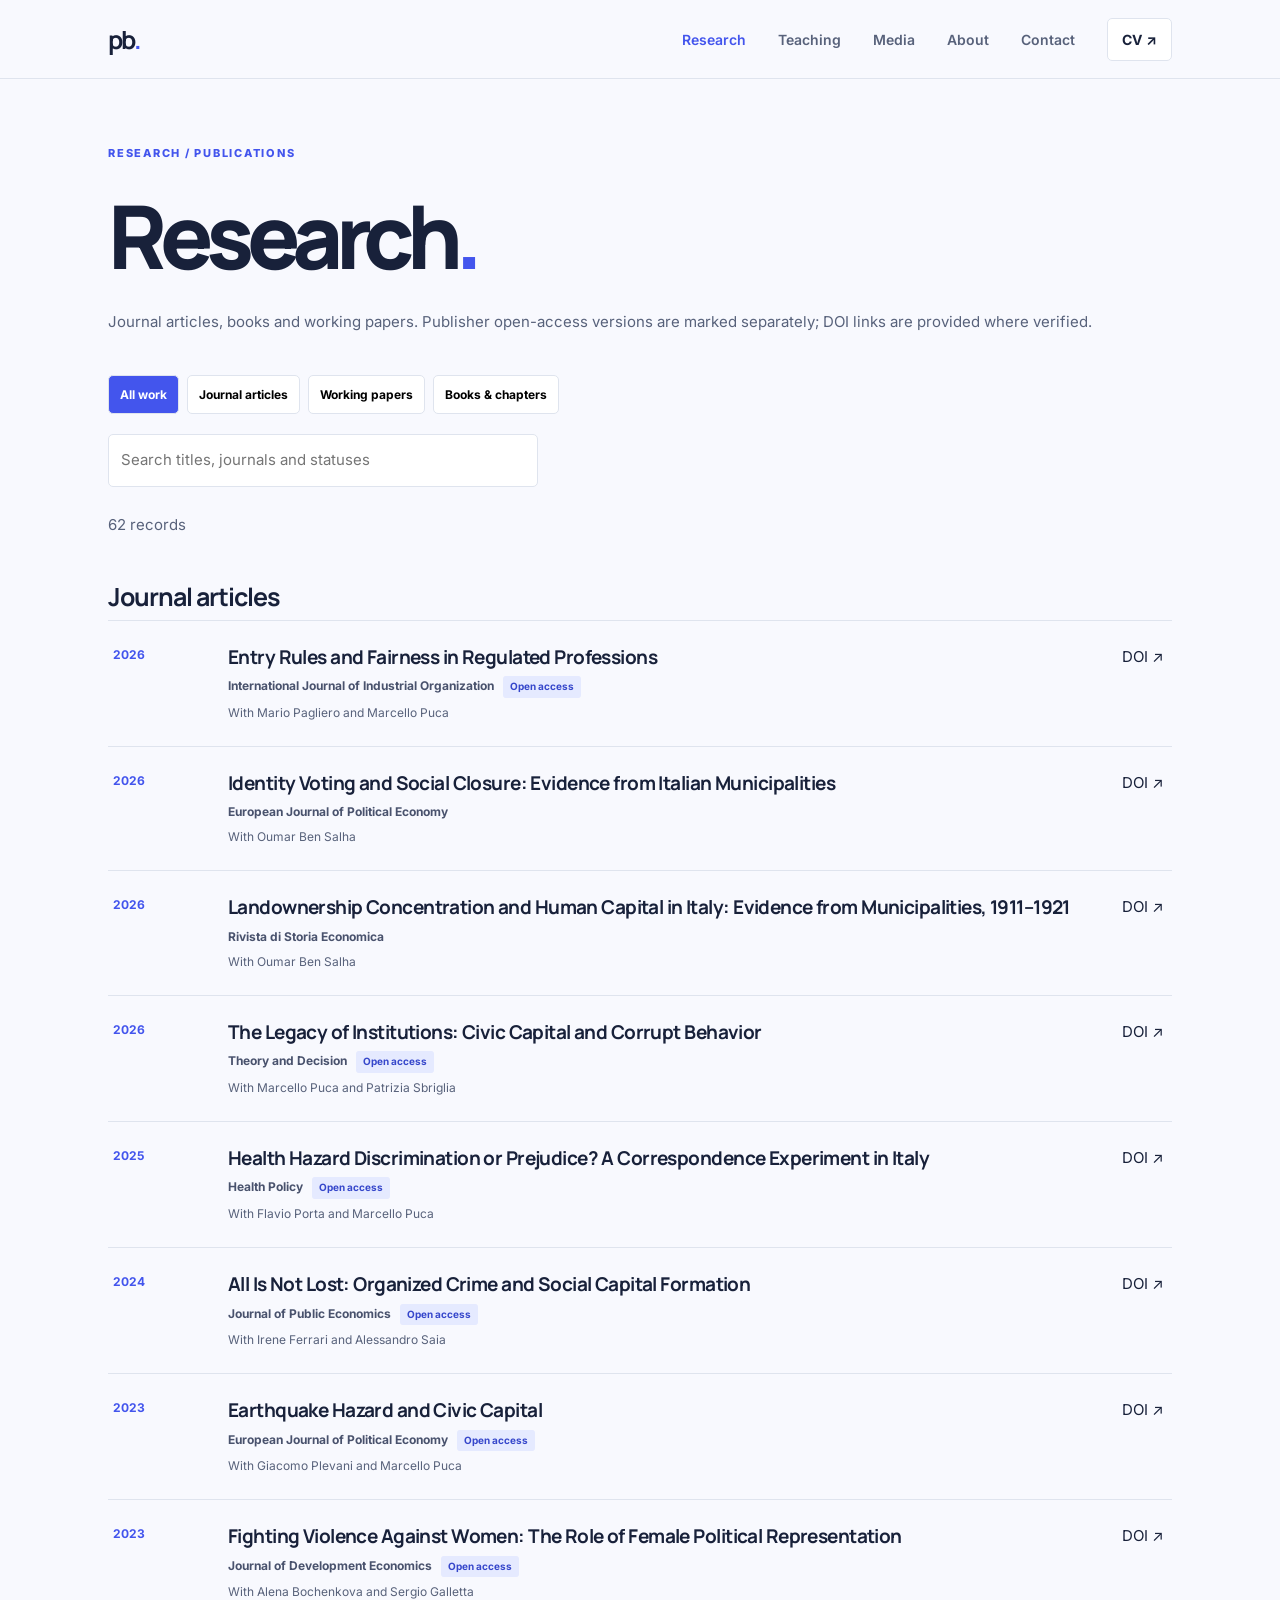
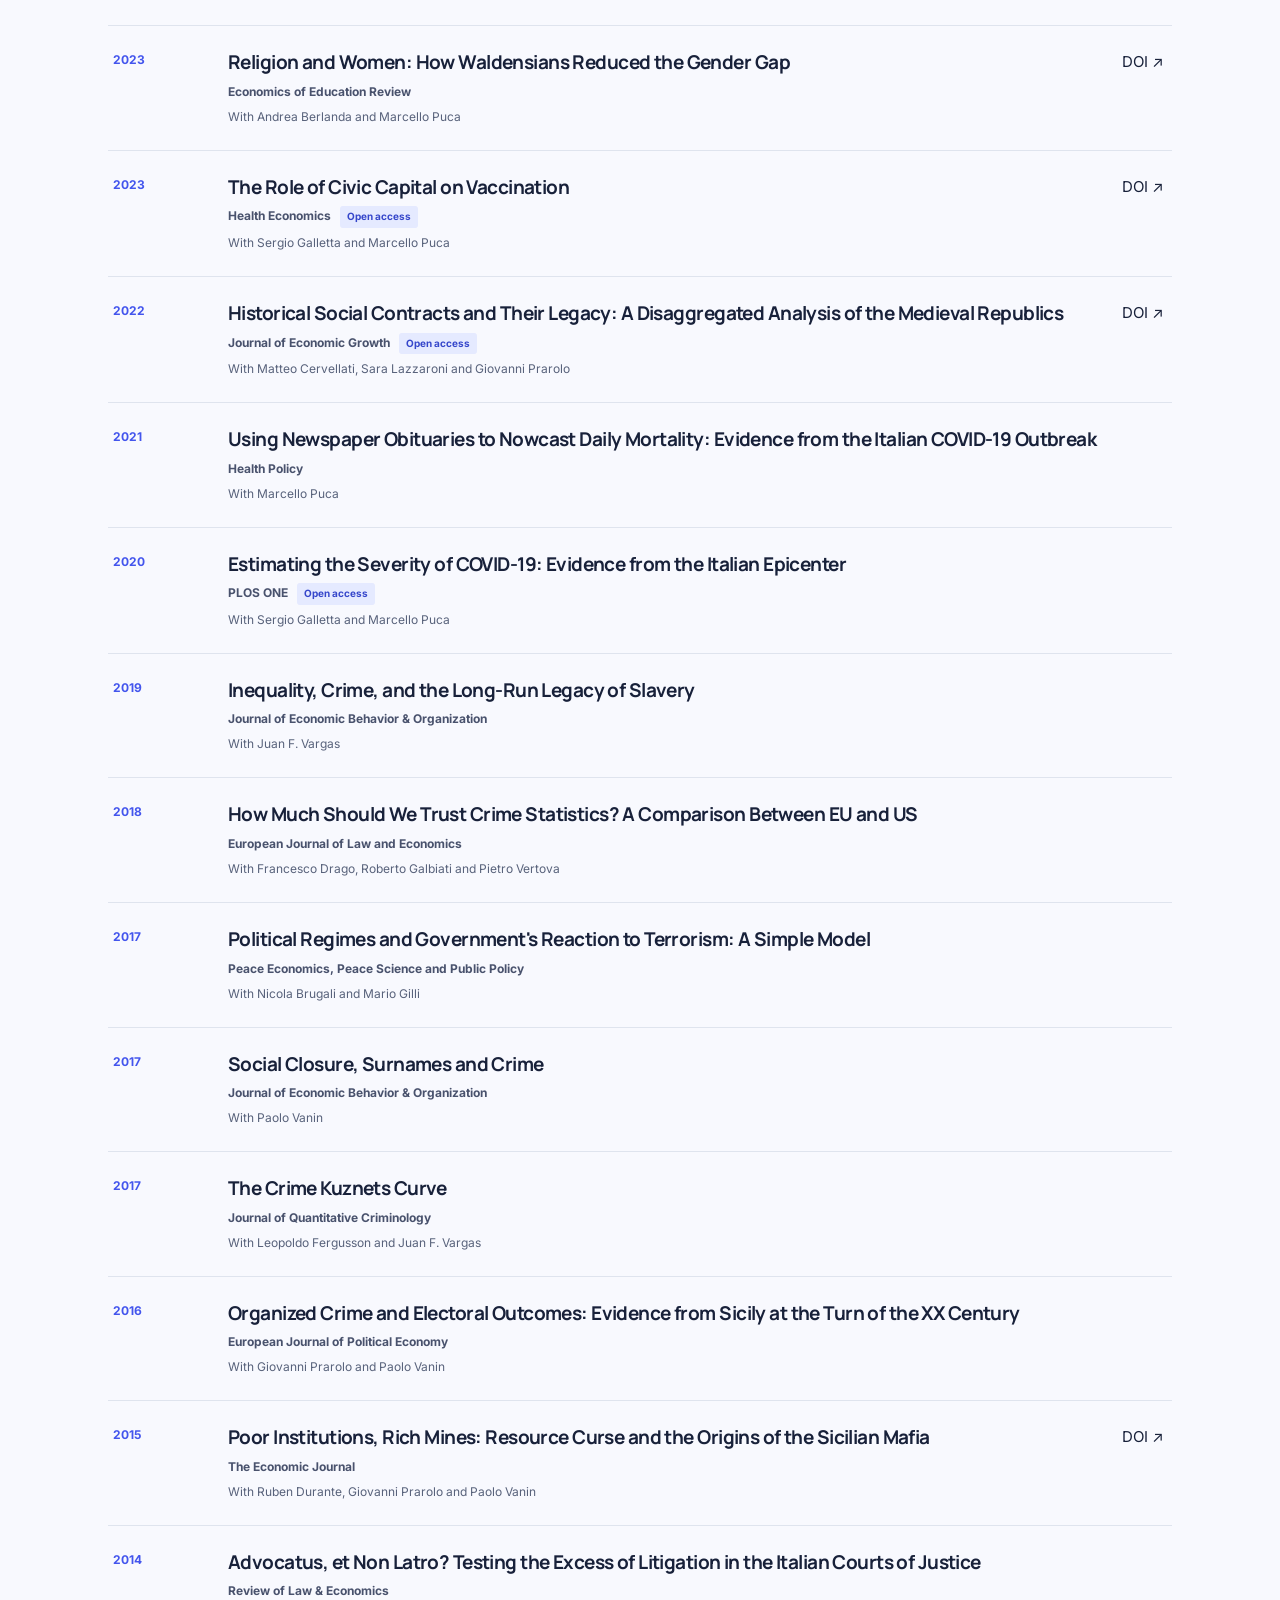
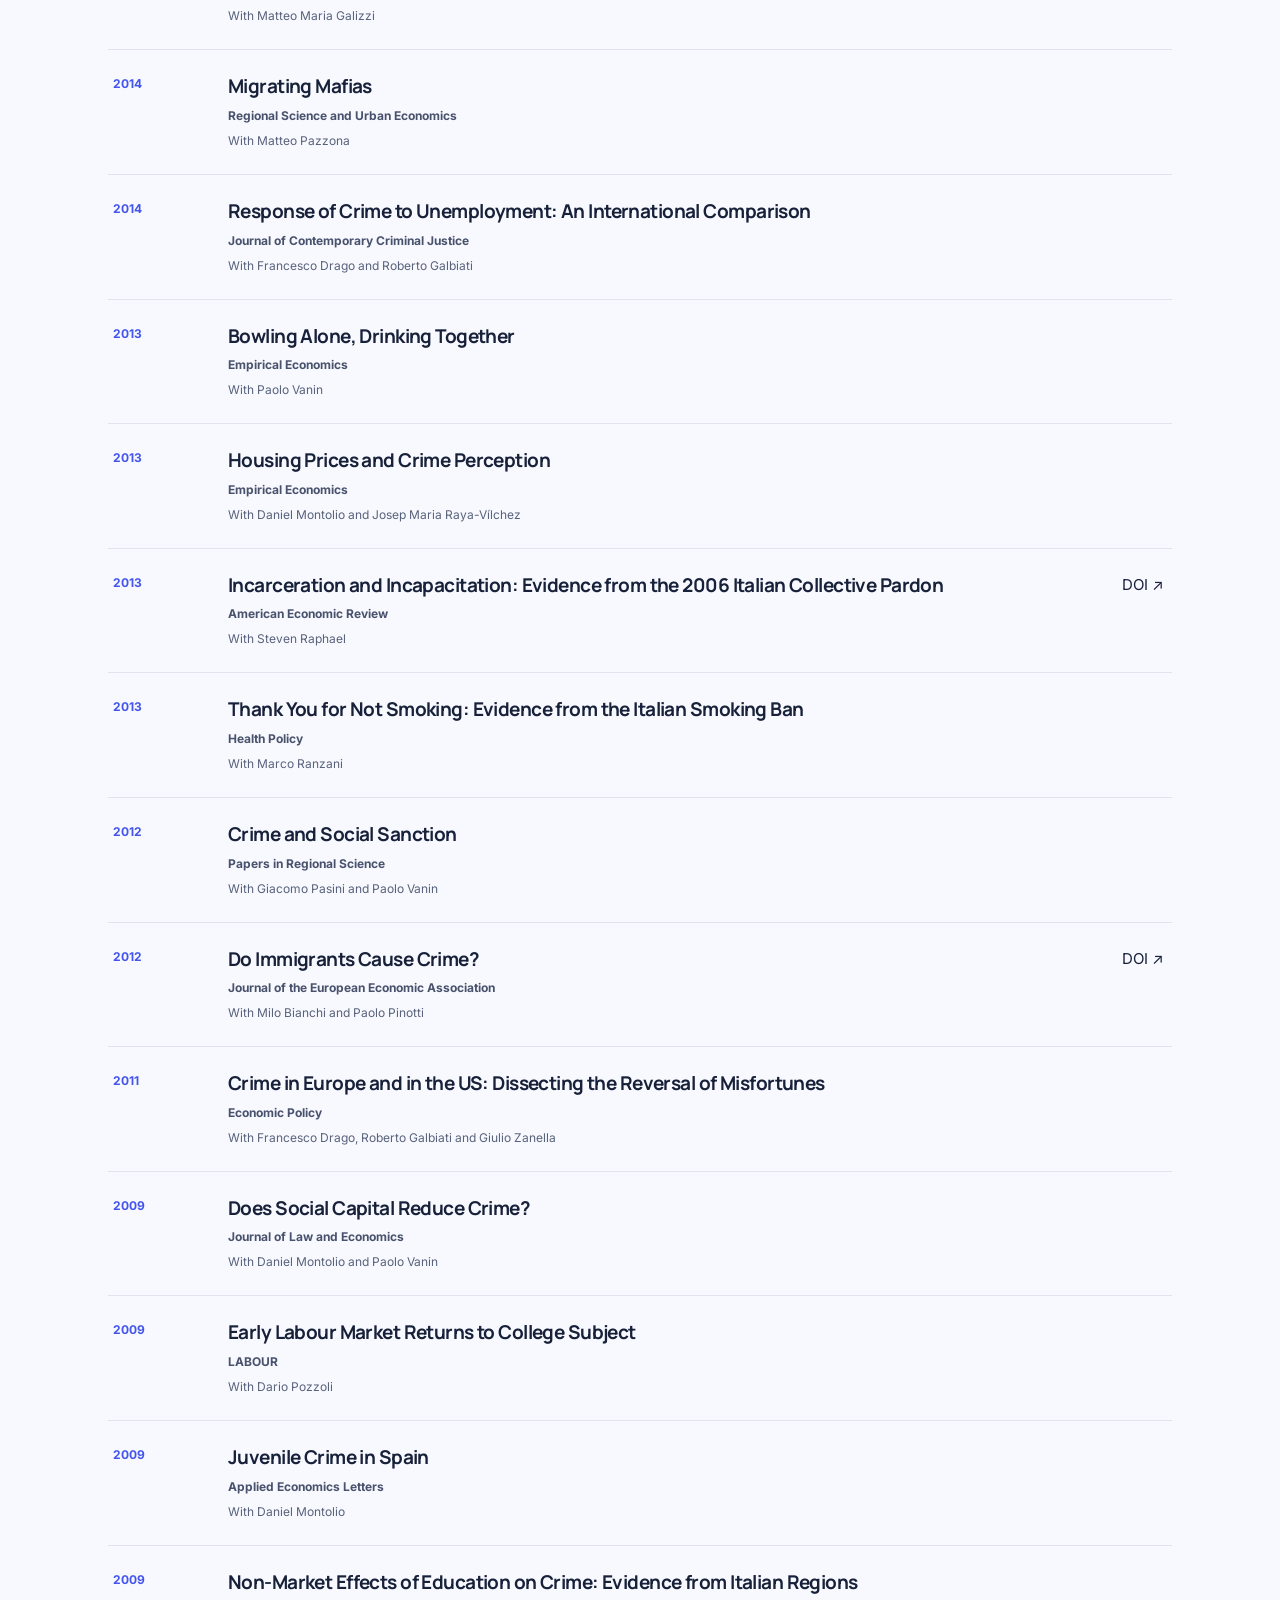
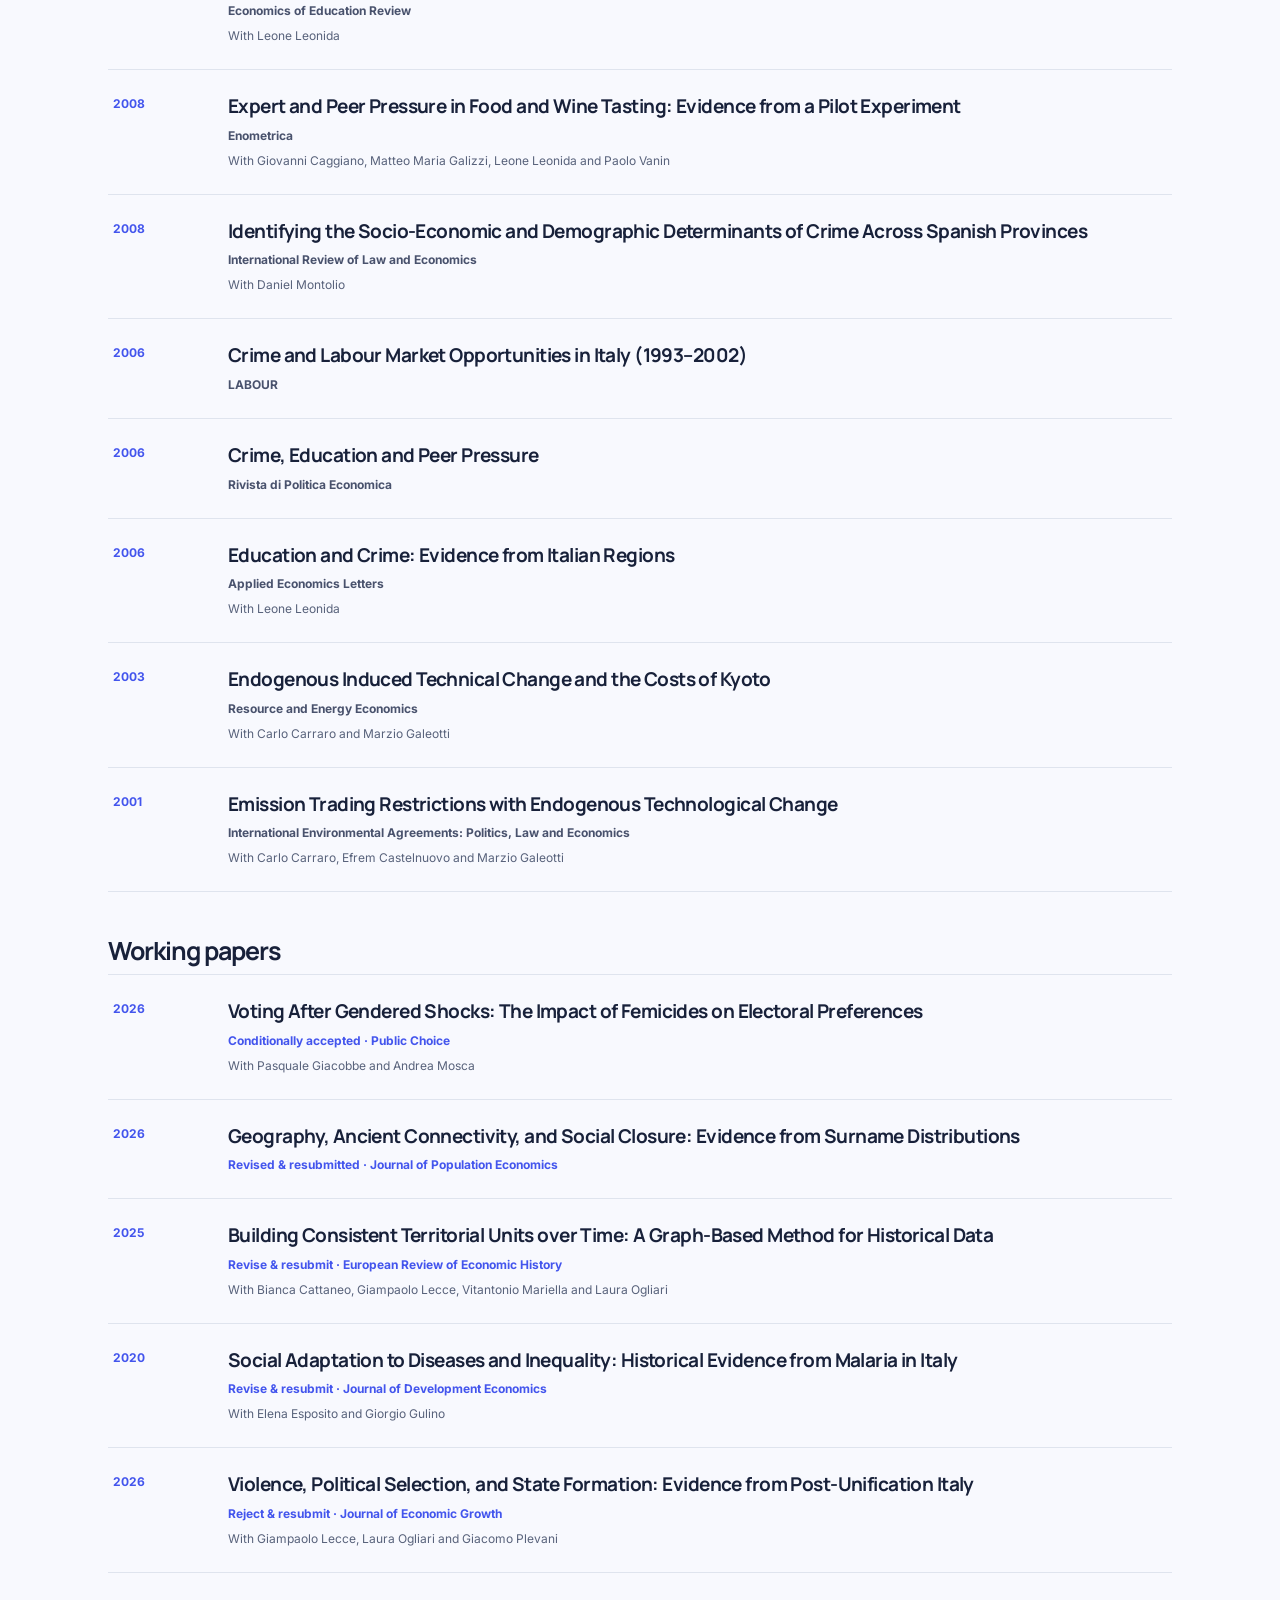
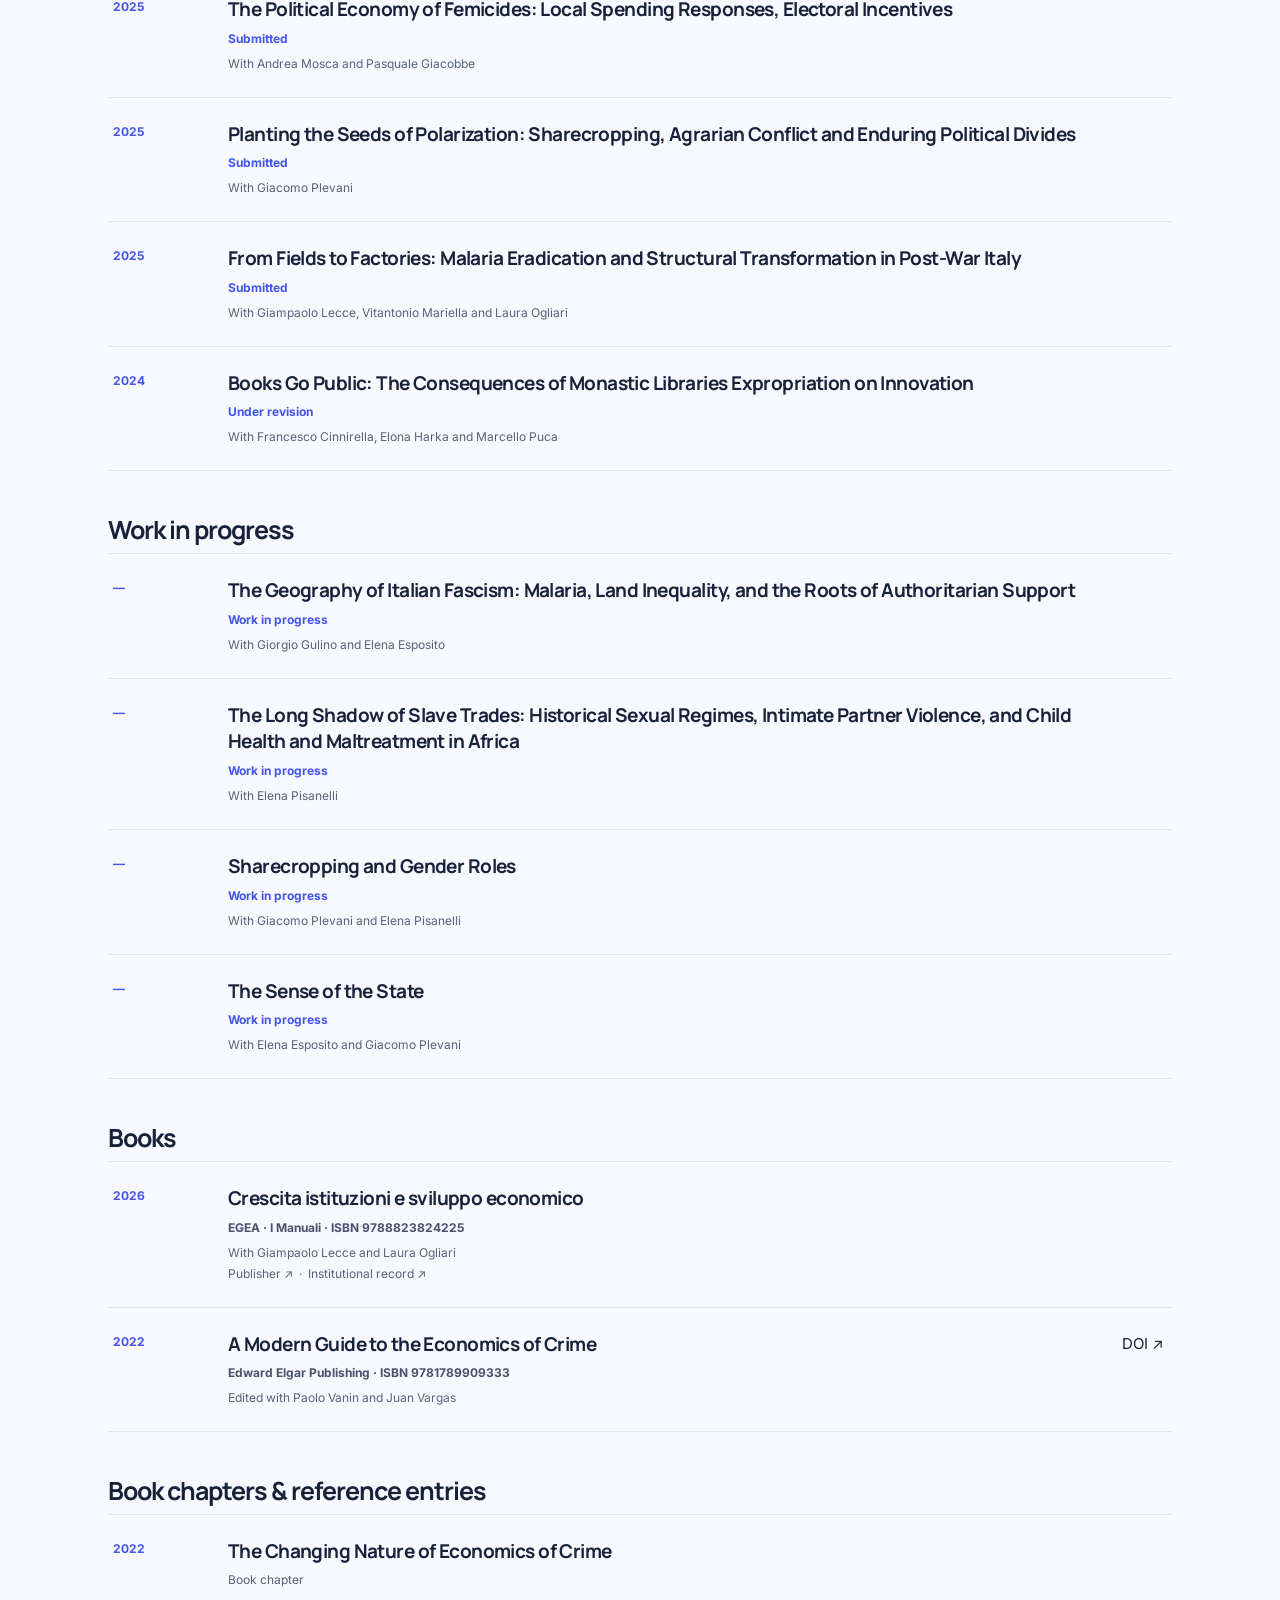
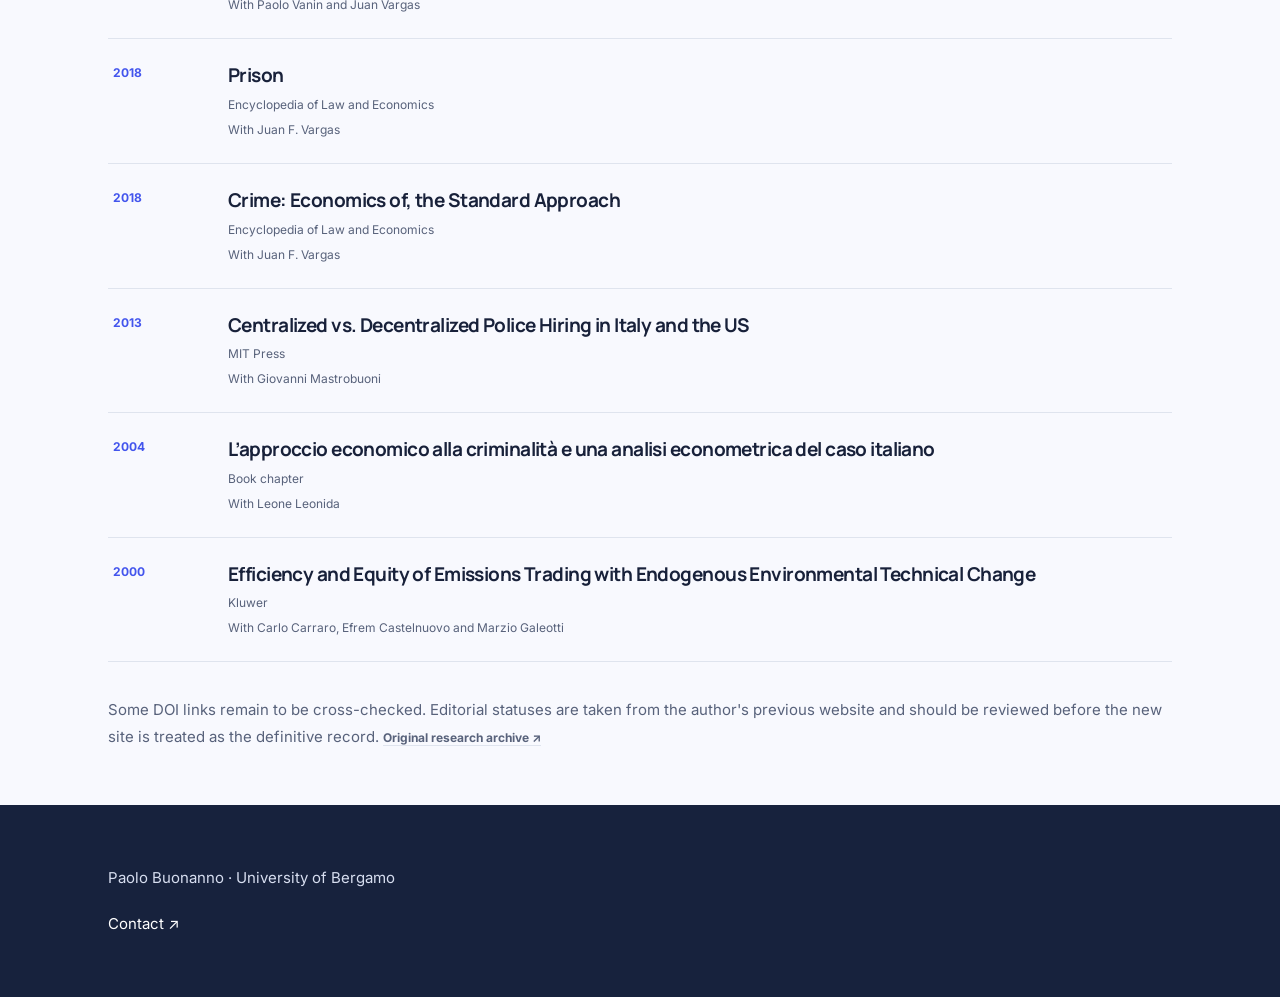
<file: publications.html>
<!doctype html><html lang="en"><head><meta charset="utf-8"><meta name="viewport" content="width=device-width,initial-scale=1"><title>Research | Paolo Buonanno</title><meta name="description" content="Journal publications and working papers by Paolo Buonanno."><link rel="preconnect" href="https://fonts.googleapis.com"><link href="https://fonts.googleapis.com/css2?family=Inter:wght@400;500;600;700;800&family=Manrope:wght@500;600;700;800&display=swap" rel="stylesheet"><link href="styles.css" rel="stylesheet"><link href="navigation.css" rel="stylesheet"/><script defer src="navigation.js"></script></head><body><header><div class="wrap"><a class="logo" href="index.html">pb<i>.</i></a><button aria-controls="main-nav" aria-expanded="false" aria-label="Open navigation" class="menu-button site-menu-toggle" id="menuButton" type="button">☰</button><nav aria-label="Main navigation" class="desktop-nav site-navigation" data-open="false" id="main-nav">
<a href="publications.html" aria-current="page">Research</a>
<a href="index.html#teaching">Teaching</a>
<a href="media.html">Media</a>
<a href="index.html#about">About</a>
<a href="index.html#contact">Contact</a>
<a class="nav-cv" href="https://www.dropbox.com/s/rftttg65gpblrhf/cv_updated.pdf" rel="noopener noreferrer" target="_blank">CV <span aria-hidden="true">↗</span></a>
</nav></div></header><main class="wrap"><div class="research-intro"><p class="kicker">Research / Publications</p><h1>Research<span class="accent">.</span></h1><p>Journal articles, books and working papers. Publisher open-access versions are marked separately; DOI links are provided where verified.</p></div><div class="filters"><button class="selected" data-filter="all">All work</button><button data-filter="journal">Journal articles</button><button data-filter="working">Working papers</button><button data-filter="other">Books & chapters</button></div><input id="search" type="search" placeholder="Search titles, journals and statuses" aria-label="Search research"><p id="count"></p><section class="group"><h2 class="group-title">Journal articles</h2><article class="paper item" data-type="journal"><time>2026</time><div><h3><a href="https://doi.org/10.1016/j.ijindorg.2026.103270">Entry Rules and Fairness in Regulated Professions</a></h3><p class="journal">International Journal of Industrial Organization <span class="tag">Open access</span></p><p class="paper-authors">With Mario Pagliero and Marcello Puca</p></div><a href="https://doi.org/10.1016/j.ijindorg.2026.103270">DOI ↗</a></article><article class="paper item" data-type="journal"><time>2026</time><div><h3><a href="https://doi.org/10.1016/j.ejpoleco.2026.102884">Identity Voting and Social Closure: Evidence from Italian Municipalities</a></h3><p class="journal">European Journal of Political Economy </p><p class="paper-authors">With Oumar Ben Salha</p></div><a href="https://doi.org/10.1016/j.ejpoleco.2026.102884">DOI ↗</a></article><article class="paper item" data-type="journal"><time>2026</time><div><h3><a href="https://doi.org/10.1410/121287">Landownership Concentration and Human Capital in Italy: Evidence from Municipalities, 1911–1921</a></h3><p class="journal">Rivista di Storia Economica </p><p class="paper-authors">With Oumar Ben Salha</p></div><a href="https://doi.org/10.1410/121287">DOI ↗</a></article><article class="paper item" data-type="journal"><time>2026</time><div><h3><a href="https://doi.org/10.1007/s11238-026-10130-x">The Legacy of Institutions: Civic Capital and Corrupt Behavior</a></h3><p class="journal">Theory and Decision <span class="tag">Open access</span></p><p class="paper-authors">With Marcello Puca and Patrizia Sbriglia</p></div><a href="https://doi.org/10.1007/s11238-026-10130-x">DOI ↗</a></article><article class="paper item" data-type="journal"><time>2025</time><div><h3><a href="https://doi.org/10.1016/j.healthpol.2025.105447">Health Hazard Discrimination or Prejudice? A Correspondence Experiment in Italy</a></h3><p class="journal">Health Policy <span class="tag">Open access</span></p><p class="paper-authors">With Flavio Porta and Marcello Puca</p></div><a href="https://doi.org/10.1016/j.healthpol.2025.105447">DOI ↗</a></article><article class="paper item" data-type="journal"><time>2024</time><div><h3><a href="https://doi.org/10.1016/j.jpubeco.2024.105257">All Is Not Lost: Organized Crime and Social Capital Formation</a></h3><p class="journal">Journal of Public Economics <span class="tag">Open access</span></p><p class="paper-authors">With Irene Ferrari and Alessandro Saia</p></div><a href="https://doi.org/10.1016/j.jpubeco.2024.105257">DOI ↗</a></article><article class="paper item" data-type="journal"><time>2023</time><div><h3><a href="https://doi.org/10.1016/j.ejpoleco.2023.102367">Earthquake Hazard and Civic Capital</a></h3><p class="journal">European Journal of Political Economy <span class="tag">Open access</span></p><p class="paper-authors">With Giacomo Plevani and Marcello Puca</p></div><a href="https://doi.org/10.1016/j.ejpoleco.2023.102367">DOI ↗</a></article><article class="paper item" data-type="journal"><time>2023</time><div><h3><a href="https://doi.org/10.1016/j.jdeveco.2023.103140">Fighting Violence Against Women: The Role of Female Political Representation</a></h3><p class="journal">Journal of Development Economics <span class="tag">Open access</span></p><p class="paper-authors">With Alena Bochenkova and Sergio Galletta</p></div><a href="https://doi.org/10.1016/j.jdeveco.2023.103140">DOI ↗</a></article><article class="paper item" data-type="journal"><time>2023</time><div><h3><a href="https://doi.org/10.1016/j.econedurev.2023.102451">Religion and Women: How Waldensians Reduced the Gender Gap</a></h3><p class="journal">Economics of Education Review </p><p class="paper-authors">With Andrea Berlanda and Marcello Puca</p></div><a href="https://doi.org/10.1016/j.econedurev.2023.102451">DOI ↗</a></article><article class="paper item" data-type="journal"><time>2023</time><div><h3><a href="https://doi.org/10.1002/hec.4662">The Role of Civic Capital on Vaccination</a></h3><p class="journal">Health Economics <span class="tag">Open access</span></p><p class="paper-authors">With Sergio Galletta and Marcello Puca</p></div><a href="https://doi.org/10.1002/hec.4662">DOI ↗</a></article><article class="paper item" data-type="journal"><time>2022</time><div><h3><a href="https://doi.org/10.1007/s10887-022-09209-1">Historical Social Contracts and Their Legacy: A Disaggregated Analysis of the Medieval Republics</a></h3><p class="journal">Journal of Economic Growth <span class="tag">Open access</span></p><p class="paper-authors">With Matteo Cervellati, Sara Lazzaroni and Giovanni Prarolo</p></div><a href="https://doi.org/10.1007/s10887-022-09209-1">DOI ↗</a></article><article class="paper item" data-type="journal"><time>2021</time><div><h3>Using Newspaper Obituaries to Nowcast Daily Mortality: Evidence from the Italian COVID-19 Outbreak</h3><p class="journal">Health Policy </p><p class="paper-authors">With Marcello Puca</p></div></article><article class="paper item" data-type="journal"><time>2020</time><div><h3>Estimating the Severity of COVID-19: Evidence from the Italian Epicenter</h3><p class="journal">PLOS ONE <span class="tag">Open access</span></p><p class="paper-authors">With Sergio Galletta and Marcello Puca</p></div></article><article class="paper item" data-type="journal"><time>2019</time><div><h3>Inequality, Crime, and the Long-Run Legacy of Slavery</h3><p class="journal">Journal of Economic Behavior &amp; Organization </p><p class="paper-authors">With Juan F. Vargas</p></div></article><article class="paper item" data-type="journal"><time>2018</time><div><h3>How Much Should We Trust Crime Statistics? A Comparison Between EU and US</h3><p class="journal">European Journal of Law and Economics </p><p class="paper-authors">With Francesco Drago, Roberto Galbiati and Pietro Vertova</p></div></article><article class="paper item" data-type="journal"><time>2017</time><div><h3>Political Regimes and Government's Reaction to Terrorism: A Simple Model</h3><p class="journal">Peace Economics, Peace Science and Public Policy </p><p class="paper-authors">With Nicola Brugali and Mario Gilli</p></div></article><article class="paper item" data-type="journal"><time>2017</time><div><h3>Social Closure, Surnames and Crime</h3><p class="journal">Journal of Economic Behavior &amp; Organization </p><p class="paper-authors">With Paolo Vanin</p></div></article><article class="paper item" data-type="journal"><time>2017</time><div><h3>The Crime Kuznets Curve</h3><p class="journal">Journal of Quantitative Criminology </p><p class="paper-authors">With Leopoldo Fergusson and Juan F. Vargas</p></div></article><article class="paper item" data-type="journal"><time>2016</time><div><h3>Organized Crime and Electoral Outcomes: Evidence from Sicily at the Turn of the XX Century</h3><p class="journal">European Journal of Political Economy </p><p class="paper-authors">With Giovanni Prarolo and Paolo Vanin</p></div></article><article class="paper item" data-type="journal"><time>2015</time><div><h3><a href="https://doi.org/10.1111/ecoj.12236">Poor Institutions, Rich Mines: Resource Curse and the Origins of the Sicilian Mafia</a></h3><p class="journal">The Economic Journal </p><p class="paper-authors">With Ruben Durante, Giovanni Prarolo and Paolo Vanin</p></div><a href="https://doi.org/10.1111/ecoj.12236">DOI ↗</a></article><article class="paper item" data-type="journal"><time>2014</time><div><h3>Advocatus, et Non Latro? Testing the Excess of Litigation in the Italian Courts of Justice</h3><p class="journal">Review of Law &amp; Economics </p><p class="paper-authors">With Matteo Maria Galizzi</p></div></article><article class="paper item" data-type="journal"><time>2014</time><div><h3>Migrating Mafias</h3><p class="journal">Regional Science and Urban Economics </p><p class="paper-authors">With Matteo Pazzona</p></div></article><article class="paper item" data-type="journal"><time>2014</time><div><h3>Response of Crime to Unemployment: An International Comparison</h3><p class="journal">Journal of Contemporary Criminal Justice </p><p class="paper-authors">With Francesco Drago and Roberto Galbiati</p></div></article><article class="paper item" data-type="journal"><time>2013</time><div><h3>Bowling Alone, Drinking Together</h3><p class="journal">Empirical Economics </p><p class="paper-authors">With Paolo Vanin</p></div></article><article class="paper item" data-type="journal"><time>2013</time><div><h3>Housing Prices and Crime Perception</h3><p class="journal">Empirical Economics </p><p class="paper-authors">With Daniel Montolio and Josep Maria Raya-Vílchez</p></div></article><article class="paper item" data-type="journal"><time>2013</time><div><h3><a href="https://doi.org/10.1257/aer.103.6.2437">Incarceration and Incapacitation: Evidence from the 2006 Italian Collective Pardon</a></h3><p class="journal">American Economic Review </p><p class="paper-authors">With Steven Raphael</p></div><a href="https://doi.org/10.1257/aer.103.6.2437">DOI ↗</a></article><article class="paper item" data-type="journal"><time>2013</time><div><h3>Thank You for Not Smoking: Evidence from the Italian Smoking Ban</h3><p class="journal">Health Policy </p><p class="paper-authors">With Marco Ranzani</p></div></article><article class="paper item" data-type="journal"><time>2012</time><div><h3>Crime and Social Sanction</h3><p class="journal">Papers in Regional Science </p><p class="paper-authors">With Giacomo Pasini and Paolo Vanin</p></div></article><article class="paper item" data-type="journal"><time>2012</time><div><h3><a href="https://doi.org/10.1111/j.1542-4774.2012.01085.x">Do Immigrants Cause Crime?</a></h3><p class="journal">Journal of the European Economic Association </p><p class="paper-authors">With Milo Bianchi and Paolo Pinotti</p></div><a href="https://doi.org/10.1111/j.1542-4774.2012.01085.x">DOI ↗</a></article><article class="paper item" data-type="journal"><time>2011</time><div><h3>Crime in Europe and in the US: Dissecting the Reversal of Misfortunes</h3><p class="journal">Economic Policy </p><p class="paper-authors">With Francesco Drago, Roberto Galbiati and Giulio Zanella</p></div></article><article class="paper item" data-type="journal"><time>2009</time><div><h3>Does Social Capital Reduce Crime?</h3><p class="journal">Journal of Law and Economics </p><p class="paper-authors">With Daniel Montolio and Paolo Vanin</p></div></article><article class="paper item" data-type="journal"><time>2009</time><div><h3>Early Labour Market Returns to College Subject</h3><p class="journal">LABOUR </p><p class="paper-authors">With Dario Pozzoli</p></div></article><article class="paper item" data-type="journal"><time>2009</time><div><h3>Juvenile Crime in Spain</h3><p class="journal">Applied Economics Letters </p><p class="paper-authors">With Daniel Montolio</p></div></article><article class="paper item" data-type="journal"><time>2009</time><div><h3>Non-Market Effects of Education on Crime: Evidence from Italian Regions</h3><p class="journal">Economics of Education Review </p><p class="paper-authors">With Leone Leonida</p></div></article><article class="paper item" data-type="journal"><time>2008</time><div><h3>Expert and Peer Pressure in Food and Wine Tasting: Evidence from a Pilot Experiment</h3><p class="journal">Enometrica </p><p class="paper-authors">With Giovanni Caggiano, Matteo Maria Galizzi, Leone Leonida and Paolo Vanin</p></div></article><article class="paper item" data-type="journal"><time>2008</time><div><h3>Identifying the Socio-Economic and Demographic Determinants of Crime Across Spanish Provinces</h3><p class="journal">International Review of Law and Economics </p><p class="paper-authors">With Daniel Montolio</p></div></article><article class="paper item" data-type="journal"><time>2006</time><div><h3>Crime and Labour Market Opportunities in Italy (1993–2002)</h3><p class="journal">LABOUR </p></div></article><article class="paper item" data-type="journal"><time>2006</time><div><h3>Crime, Education and Peer Pressure</h3><p class="journal">Rivista di Politica Economica </p></div></article><article class="paper item" data-type="journal"><time>2006</time><div><h3>Education and Crime: Evidence from Italian Regions</h3><p class="journal">Applied Economics Letters </p><p class="paper-authors">With Leone Leonida</p></div></article><article class="paper item" data-type="journal"><time>2003</time><div><h3>Endogenous Induced Technical Change and the Costs of Kyoto</h3><p class="journal">Resource and Energy Economics </p><p class="paper-authors">With Carlo Carraro and Marzio Galeotti</p></div></article><article class="paper item" data-type="journal"><time>2001</time><div><h3>Emission Trading Restrictions with Endogenous Technological Change</h3><p class="journal">International Environmental Agreements: Politics, Law and Economics </p><p class="paper-authors">With Carlo Carraro, Efrem Castelnuovo and Marzio Galeotti</p></div></article></section><section class="group"><h2 class="group-title">Working papers</h2><article class="paper item" data-type="working"><time>2026</time><div><h3>Voting After Gendered Shocks: The Impact of Femicides on Electoral Preferences</h3><p class="status">Conditionally accepted · Public Choice</p><p class="paper-authors">With Pasquale Giacobbe and Andrea Mosca</p></div></article><article class="paper item" data-type="working"><time>2026</time><div><h3>Geography, Ancient Connectivity, and Social Closure: Evidence from Surname Distributions</h3><p class="status">Revised &amp; resubmitted · Journal of Population Economics</p></div></article><article class="paper item" data-type="working"><time>2025</time><div><h3>Building Consistent Territorial Units over Time: A Graph-Based Method for Historical Data</h3><p class="status">Revise &amp; resubmit · European Review of Economic History</p><p class="paper-authors">With Bianca Cattaneo, Giampaolo Lecce, Vitantonio Mariella and Laura Ogliari</p></div></article><article class="paper item" data-type="working"><time>2020</time><div><h3>Social Adaptation to Diseases and Inequality: Historical Evidence from Malaria in Italy</h3><p class="status">Revise &amp; resubmit · Journal of Development Economics</p><p class="paper-authors">With Elena Esposito and Giorgio Gulino</p></div></article><article class="paper item" data-type="working"><time>2026</time><div><h3>Violence, Political Selection, and State Formation: Evidence from Post-Unification Italy</h3><p class="status">Reject &amp; resubmit · Journal of Economic Growth</p><p class="paper-authors">With Giampaolo Lecce, Laura Ogliari and Giacomo Plevani</p></div></article><article class="paper item" data-type="working"><time>2025</time><div><h3>The Political Economy of Femicides: Local Spending Responses, Electoral Incentives</h3><p class="status">Submitted</p><p class="paper-authors">With Andrea Mosca and Pasquale Giacobbe</p></div></article><article class="paper item" data-type="working"><time>2025</time><div><h3>Planting the Seeds of Polarization: Sharecropping, Agrarian Conflict and Enduring Political Divides</h3><p class="status">Submitted</p><p class="paper-authors">With Giacomo Plevani</p></div></article><article class="paper item" data-type="working"><time>2025</time><div><h3>From Fields to Factories: Malaria Eradication and Structural Transformation in Post-War Italy</h3><p class="status">Submitted</p><p class="paper-authors">With Giampaolo Lecce, Vitantonio Mariella and Laura Ogliari</p></div></article><article class="paper item" data-type="working"><time>2024</time><div><h3>Books Go Public: The Consequences of Monastic Libraries Expropriation on Innovation</h3><p class="status">Under revision</p><p class="paper-authors">With Francesco Cinnirella, Elona Harka and Marcello Puca</p></div></article></section><section class="group"><h2 class="group-title">Work in progress</h2><article class="paper item" data-type="working"><time>—</time><div><h3>The Geography of Italian Fascism: Malaria, Land Inequality, and the Roots of Authoritarian Support</h3><p class="status">Work in progress</p><p class="paper-authors">With Giorgio Gulino and Elena Esposito</p></div></article><article class="paper item" data-type="working"><time>—</time><div><h3>The Long Shadow of Slave Trades: Historical Sexual Regimes, Intimate Partner Violence, and Child Health and Maltreatment in Africa</h3><p class="status">Work in progress</p><p class="paper-authors">With Elena Pisanelli</p></div></article><article class="paper item" data-type="working"><time>—</time><div><h3>Sharecropping and Gender Roles</h3><p class="status">Work in progress</p><p class="paper-authors">With Giacomo Plevani and Elena Pisanelli</p></div></article><article class="paper item" data-type="working"><time>—</time><div><h3>The Sense of the State</h3><p class="status">Work in progress</p><p class="paper-authors">With Elena Esposito and Giacomo Plevani</p></div></article></section><section class="group" id="books"><h2 class="group-title">Books</h2><article class="paper item" data-type="other"><time>2026</time><div><h3><a href="https://www.egeaeditore.it/ita/prodotti/economia/crescita-istituzioni-e-sviluppo-economico.aspx" target="_blank" rel="noopener noreferrer">Crescita istituzioni e sviluppo economico</a></h3><p class="journal">EGEA · I Manuali · ISBN 9788823824225</p><p class="paper-authors">With Giampaolo Lecce and Laura Ogliari</p><p><a href="https://www.egeaeditore.it/ita/prodotti/economia/crescita-istituzioni-e-sviluppo-economico.aspx" target="_blank" rel="noopener noreferrer">Publisher ↗</a> &nbsp;·&nbsp; <a href="https://aisberg.unibg.it/handle/10446/336745" target="_blank" rel="noopener noreferrer">Institutional record ↗</a></p></div></article><article class="paper item" data-type="other"><time>2022</time><div><h3><a href="https://doi.org/10.4337/9781789909333" target="_blank" rel="noopener noreferrer">A Modern Guide to the Economics of Crime</a></h3><p class="journal">Edward Elgar Publishing · ISBN 9781789909333</p><p class="paper-authors">Edited with Paolo Vanin and Juan Vargas</p></div><a href="https://doi.org/10.4337/9781789909333" target="_blank" rel="noopener noreferrer">DOI ↗</a></article></section><section class="group" id="chapters"><h2 class="group-title">Book chapters &amp; reference entries</h2><article class="paper item" data-type="other"><time>2022</time><div><h3>The Changing Nature of Economics of Crime</h3><p>Book chapter</p><p class="paper-authors">With Paolo Vanin and Juan Vargas</p></div></article><article class="paper item" data-type="other"><time>2018</time><div><h3>Prison</h3><p>Encyclopedia of Law and Economics</p><p class="paper-authors">With Juan F. Vargas</p></div></article><article class="paper item" data-type="other"><time>2018</time><div><h3>Crime: Economics of, the Standard Approach</h3><p>Encyclopedia of Law and Economics</p><p class="paper-authors">With Juan F. Vargas</p></div></article><article class="paper item" data-type="other"><time>2013</time><div><h3>Centralized vs. Decentralized Police Hiring in Italy and the US</h3><p>MIT Press</p><p class="paper-authors">With Giovanni Mastrobuoni</p></div></article><article class="paper item" data-type="other"><time>2004</time><div><h3>L’approccio economico alla criminalità e una analisi econometrica del caso italiano</h3><p>Book chapter</p><p class="paper-authors">With Leone Leonida</p></div></article><article class="paper item" data-type="other"><time>2000</time><div><h3>Efficiency and Equity of Emissions Trading with Endogenous Environmental Technical Change</h3><p>Kluwer</p><p class="paper-authors">With Carlo Carraro, Efrem Castelnuovo and Marzio Galeotti</p></div></article></section><p style="padding:35px 0">Some DOI links remain to be cross-checked. Editorial statuses are taken from the author's previous website and should be reviewed before the new site is treated as the definitive record. <a href="https://sites.google.com/view/pbuonanno/research" class="inline">Original research archive ↗</a></p></main><footer><div class="wrap"><p>Paolo Buonanno · University of Bergamo</p><a href="mailto:paolo.buonanno@unibg.it">Contact ↗</a></div></footer><script>const b=[...document.querySelectorAll('[data-filter]')],items=[...document.querySelectorAll('.item')],input=document.getElementById('search');let f='all';function update(){let n=0;items.forEach(x=>{const ok=(f==='all'||x.dataset.type===f)&&x.textContent.toLowerCase().includes(input.value.toLowerCase());x.classList.toggle('hidden',!ok);if(ok)n++});document.querySelectorAll('.group').forEach(g=>g.classList.toggle('hidden',![...g.querySelectorAll('.item')].some(x=>!x.classList.contains('hidden'))));document.getElementById('count').textContent=n+' records'}b.forEach(x=>x.addEventListener('click',()=>{f=x.dataset.filter;b.forEach(z=>z.classList.toggle('selected',z===x));update()}));input.addEventListener('input',update);update();</script></body></html>
</file>
<file: navigation.css>
/* Shared navigation for Home, Research and Media. */
.site-navigation[data-open] {
  display: flex;
  position: static;
  align-items: center;
  justify-content: flex-end;
  flex-direction: row;
  flex-wrap: nowrap;
  gap: 32px;
  padding: 0;
  margin: 0;
  border: 0;
  box-shadow: none;
  background: transparent;
  font-family: Inter, Arial, sans-serif;
  font-size: 14px;
  font-weight: 600;
  line-height: 1.5;
  color: var(--muted, #58627b);
}
.site-navigation a {
  white-space: nowrap;
  transition: color .2s;
}
.site-navigation a:hover,
.site-navigation a[aria-current="page"] {
  color: #4355ed;
}
.site-navigation .nav-cv {
  display: inline-flex;
  align-items: center;
  gap: 4px;
  padding: 10px 14px;
  border: 1px solid var(--rule, var(--line, #dfe4ee));
  border-radius: 5px;
  background: var(--surface, #fff);
  color: var(--ink, #18213a);
  font-weight: 700;
}
.site-navigation .nav-cv:hover {
  border-color: #4355ed;
  color: #4355ed;
}
.site-menu-toggle {
  display: none;
  flex: 0 0 auto;
  width: 43px;
  height: 41px;
  padding: 0;
  border: 1px solid var(--rule, var(--line, #dfe4ee));
  border-radius: 6px;
  background: transparent;
  color: var(--ink, #18213a);
  font: 22px/1 Inter, Arial, sans-serif;
  cursor: pointer;
}
.site-menu-toggle:focus-visible,
.site-navigation a:focus-visible {
  outline: 3px solid #4355ed;
  outline-offset: 4px;
}
@media (max-width: 900px) {
  .site-menu-toggle {
    display: block;
  }
  .site-navigation[data-open] {
    display: none;
    position: absolute;
    inset: 100% 0 auto;
    flex-direction: column;
    align-items: stretch;
    justify-content: flex-start;
    gap: 4px;
    padding: 16px 23px;
    border-bottom: 1px solid var(--rule, var(--line, #dfe4ee));
    background: var(--paper, var(--bg, #f8f9fe));
    box-shadow: 0 18px 26px #15203716;
  }
  .site-navigation[data-open="true"] {
    display: flex;
  }
  .site-navigation a {
    display: flex;
    align-items: center;
    min-height: 44px;
    padding: 10px 12px;
  }
  .site-navigation .nav-cv {
    align-self: flex-start;
    padding: 10px 14px;
  }
}
</file>
<file: styles.css>
:root{--bg:#f8f9fe;--ink:#18213a;--muted:#58627b;--line:#dfe4ee;--blue:#4355ed;--soft:#eff2fd}*{box-sizing:border-box}html{scroll-behavior:smooth}body{margin:0;font:15px/1.75 Inter,Arial,sans-serif;color:var(--ink);background:var(--bg)}a{color:inherit;text-decoration:none}a:hover{color:var(--blue)}a:focus-visible,button:focus-visible{outline:3px solid var(--blue);outline-offset:4px}.wrap{max-width:1140px;margin:auto;padding-left:38px;padding-right:38px}header{border-bottom:1px solid var(--line);background:#f8f9fef5;position:sticky;top:0;z-index:10;backdrop-filter:blur(14px)}header .wrap{display:flex;justify-content:space-between;align-items:center;min-height:78px;gap:20px}.logo{font:bold 25px Manrope,Arial;color:var(--ink);letter-spacing:-2px}.logo i,.accent{color:var(--blue);font-style:normal}nav{display:flex;gap:27px;align-items:center;font-size:12px;font-weight:700}nav a:last-child{border:1px solid var(--line);padding:6px 12px;border-radius:4px}h1,h2,h3,.role{font-family:Manrope,Inter,Arial,sans-serif}h1{font-size:clamp(58px,7vw,102px);letter-spacing:-.085em;line-height:1.02;margin:0 0 28px;font-weight:800}h2{font-size:clamp(38px,5vw,64px);letter-spacing:-.07em;line-height:1.15;margin:0 0 20px}.hero{padding-top:82px}.hero-grid{display:grid;grid-template-columns:1.5fr .9fr;align-items:center;gap:60px}.kicker{font-size:11px;text-transform:uppercase;letter-spacing:.16em;color:var(--blue);font-weight:800;margin-bottom:28px}.role{font-size:clamp(22px,2.15vw,29px);font-weight:700;line-height:1.34;letter-spacing:-.04em;margin:0 0 18px}p{color:var(--muted);margin:0 0 20px}.intro{max-width:600px}.cta{display:inline-block;background:var(--blue);color:white;padding:11px 19px;border-radius:5px;font-size:12px;font-weight:700;margin:10px 16px 0 0}.cta:hover{color:white;background:#3142d0}.inline{font-size:12px;font-weight:700;border-bottom:1px solid var(--line)}.portrait{min-height:445px;background:#edf1ff;border:1px solid #ced6f2;border-radius:8px;padding:22px 26px;display:flex;flex-direction:column;align-items:center;justify-content:space-between;overflow:hidden}.portrait .top{font-size:10px;font-weight:800;letter-spacing:.1em;color:#3645b7;width:100%}.portrait img{width:220px;height:220px;object-fit:cover;filter:grayscale(1);border-radius:6px;box-shadow:0 15px 35px #12224430}.portrait .caption{border-top:1px solid #cbd4f2;padding-top:12px;width:100%;font-size:12px;font-weight:700}.portrait small{display:block;font-size:10px;font-weight:400;color:#69769b}.topics{border-top:1px solid var(--line);border-bottom:1px solid var(--line);margin:70px 0 0;padding:21px 0;display:flex;gap:24px;flex-wrap:wrap;font-size:12px;font-weight:650}.topics b{color:var(--blue)}section.block{padding-top:90px;padding-bottom:90px}.section-head{display:flex;justify-content:space-between;gap:55px;align-items:end;margin-bottom:30px}.section-head p{max-width:440px}.paper{display:grid;grid-template-columns:90px 1fr 45px;border-top:1px solid var(--line);gap:25px;padding:23px 5px}.paper:last-child{border-bottom:1px solid var(--line)}.paper time{color:var(--blue);font-size:12px;font-weight:700}.paper h3{font-size:19px;letter-spacing:-.03em;line-height:1.4;margin:0 0 5px}.paper p{font-size:12px;margin:0}.journal{font-weight:700;color:#49526d}.tag{display:inline-block;font-size:10px;padding:2px 7px;background:#e5eaff;color:#3647cb;border-radius:3px;margin-left:6px;font-weight:700}.courses{background:var(--soft);border-block:1px solid var(--line)}.course-grid{display:grid;grid-template-columns:1fr 1fr;gap:15px}.course{background:#fff;border:1px solid var(--line);border-radius:6px;padding:25px;min-height:180px}.course h3{font-size:24px;line-height:1.3;letter-spacing:-.05em;margin:14px 0}.course p{font-size:12px}.about-layout{display:grid;grid-template-columns:1fr 1fr;gap:55px}footer{background:#17223d;color:white;padding:60px 0}footer h2{font-size:40px}footer a{color:white}footer p{color:#d7def0}.research-intro{padding:65px 0 20px}.research-intro h1{font-size:clamp(58px,7vw,88px)}.filters{display:flex;gap:8px;flex-wrap:wrap;margin-bottom:20px}.filters button{background:#fff;border:1px solid var(--line);border-radius:5px;font:700 12px Inter,Arial;padding:11px;cursor:pointer}.filters button.selected{background:var(--blue);color:white}input[type=search]{padding:12px;width:min(100%,430px);border:1px solid var(--line);border-radius:5px;font:inherit;margin-bottom:25px}.group-title{font-size:25px;letter-spacing:-.04em;margin:45px 0 8px}.status{color:var(--blue);font-size:11px;font-weight:700}.hidden{display:none!important}@media(max-width:780px){.wrap{padding-left:23px;padding-right:23px}.hero{padding-top:48px}.hero-grid,.about-layout,.course-grid{grid-template-columns:1fr;gap:32px}nav{gap:12px;font-size:11px;flex-wrap:wrap;justify-content:end}.portrait{min-height:285px}.portrait img{height:160px;width:160px}.portrait .caption{text-align:center}.section-head{display:block}.paper{grid-template-columns:48px 1fr;gap:12px}.paper>a:last-child{grid-column:2}.topics{margin-top:44px;gap:14px}section.block{padding-block:60px}}
/* Minor typographic correction for research archive on mobile. */
@media(max-width:780px){.journal,.status,.paper p{font-size:13px;line-height:1.65}.paper time{font-size:13px}.filters button{font-size:13px}.tag{font-size:11px}}

/* Coauthors below the journal, editorial status or publisher. */
.paper .paper-authors{font-weight:400;font-style:normal;color:var(--muted);margin:4px 0 0}
</file>
